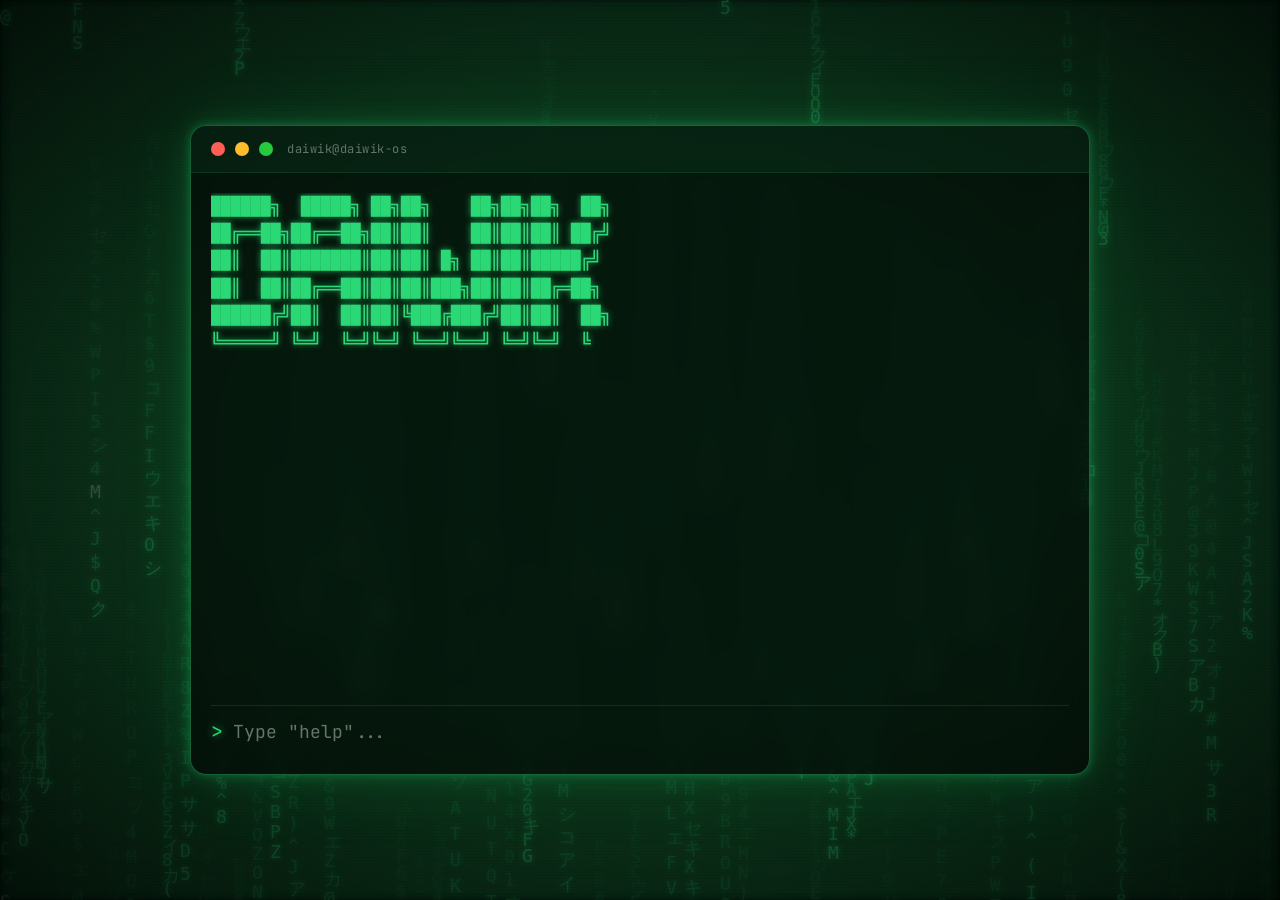
<file: days/Day-001-Matrix-Terminal/index.html>
<!DOCTYPE html>
<html lang="en">
<head>
    <meta charset="UTF-8">
    <meta name="viewport" content="width=device-width, initial-scale=1.0">
    <title>Daiwik OS | Terminal</title>
    <link rel="stylesheet" href="style.css">
</head>
<body>

    <canvas id="matrix" aria-hidden="true"></canvas>
    <div id="crt-overlay" aria-hidden="true"></div>

    <div class="terminal">
        <div class="terminal-header">
            <span class="red"></span>
            <span class="yellow"></span>
            <span class="green"></span>
            <span class="terminal-title">daiwik@daiwik-os</span>
        </div>

        <div class="terminal-body">
            <div id="terminal-output" role="log" aria-live="polite"></div>

            <div class="cursor-line">
                <span class="prompt">&gt;</span>
                <input
                    type="text"
                    id="commandInput"
                    placeholder='Type "help"...'
                    autocomplete="off"
                    spellcheck="false"
                    aria-label="Terminal command input"
                    disabled
                    autofocus>
            </div>

            <div id="suggestions" class="suggestions"></div>
        </div>
    </div>

    <script src="script.js"></script>
</body>
</html>
</file>
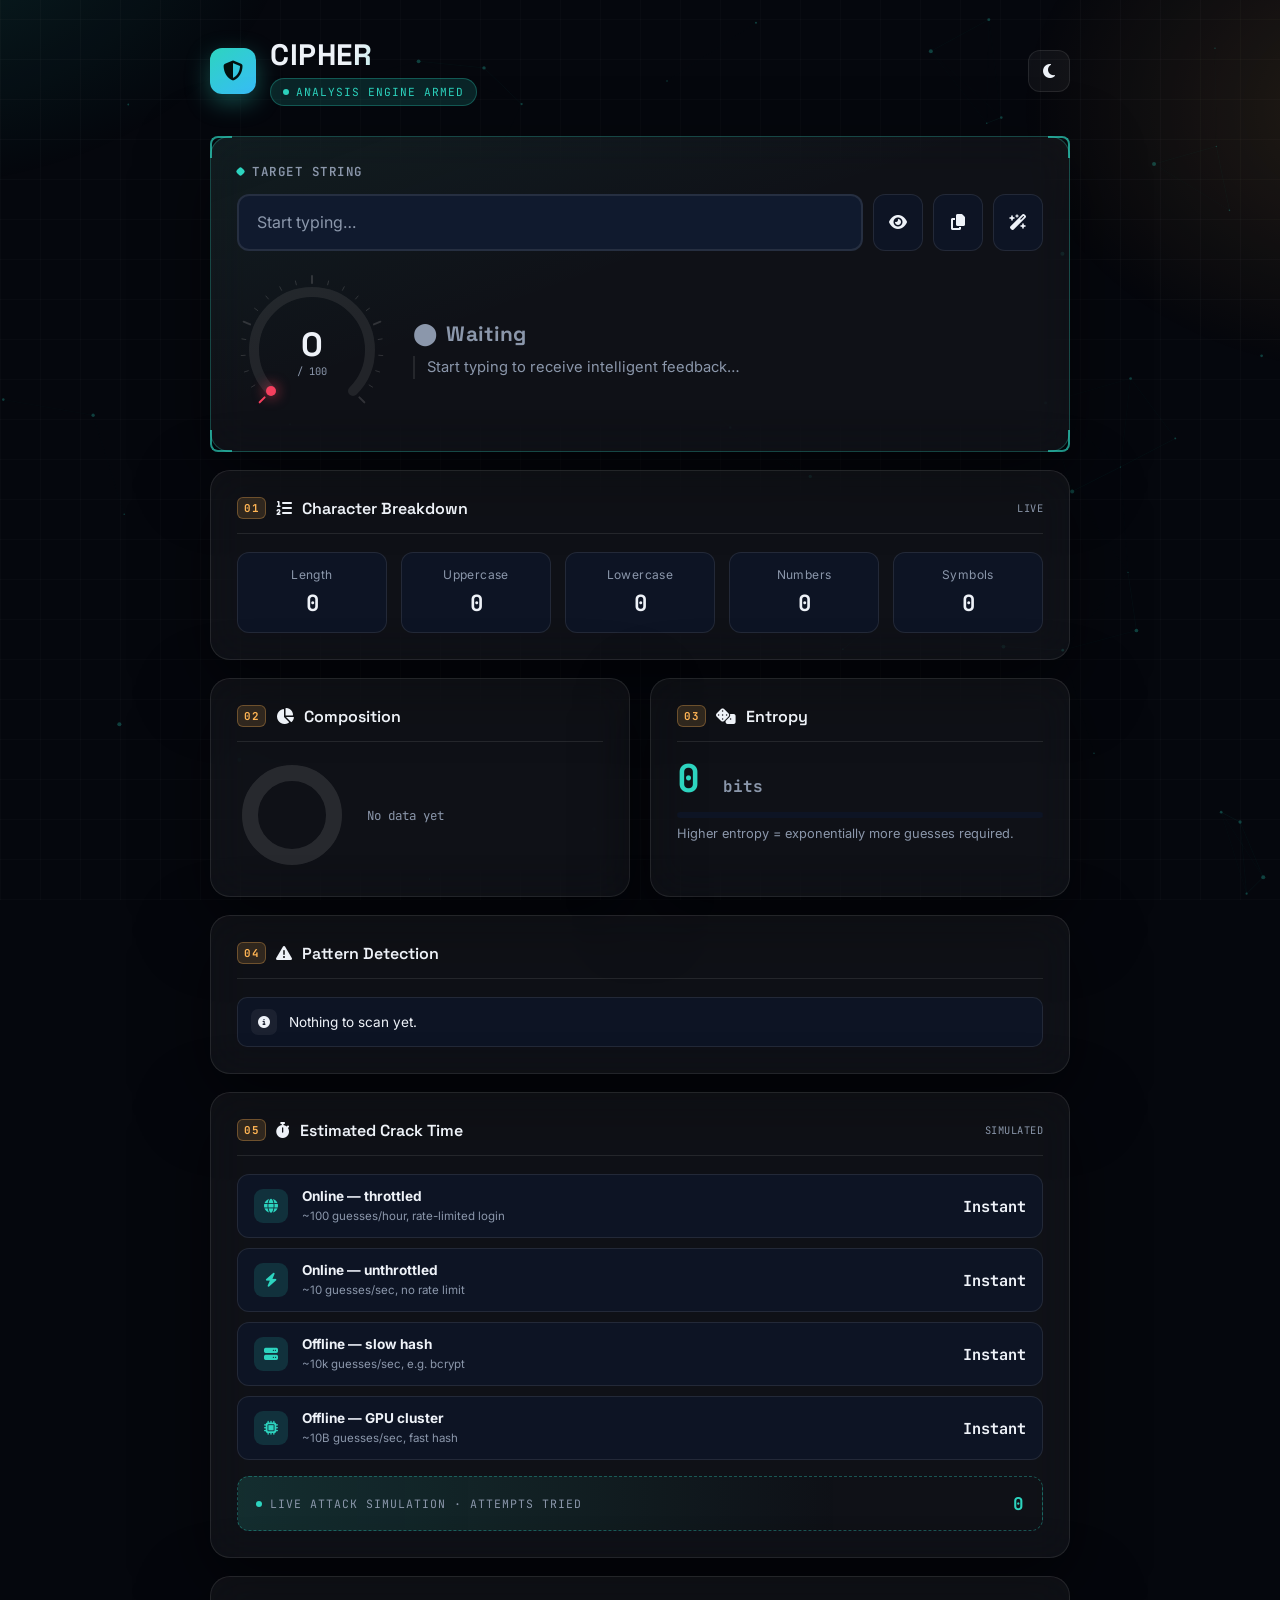
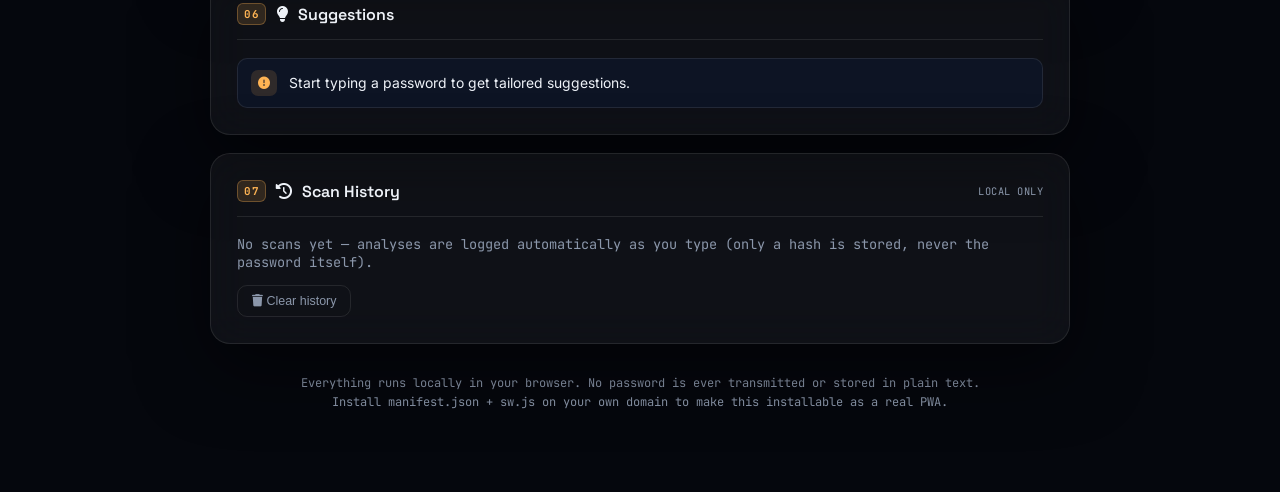
<file: days/Day-002-AI-Password-Strength-Analyzer/index.html>
<!DOCTYPE html>
<html lang="en">
<head>
<meta charset="UTF-8">
<meta name="viewport" content="width=device-width, initial-scale=1.0">
<title>CIPHER — AI Password Strength Analyzer</title>
<meta name="theme-color" content="#060a12">
<meta name="description" content="Analyze password strength with real entropy math, realistic crack-time modeling and pattern detection.">

<!-- PWA (host this file + manifest.json + sw.js on your own domain for real installability — see note in chat) -->
<link rel="manifest" href="manifest.json">

<link href="https://fonts.googleapis.com/css2?family=Space+Grotesk:wght@500;600;700&family=Inter:wght@400;500;600&family=JetBrains+Mono:wght@400;500;700&display=swap" rel="stylesheet">
<link rel="stylesheet" href="https://cdnjs.cloudflare.com/ajax/libs/font-awesome/6.7.2/css/all.min.css">

<link rel="stylesheet" href="style.css">
</head>

<body data-theme="dark">
<canvas id="bgCanvas"></canvas>

<div class="container">

  <header>
    <div class="brand">
      <div class="mark"><i class="fa-solid fa-shield-halved"></i></div>
      <div>
        <h1>CIPHER</h1>
        <div class="status-pill"><span class="dot"></span> ANALYSIS ENGINE ARMED</div>
      </div>
    </div>
    <div class="header-actions">
      <button class="icon-btn" id="installBtn" title="Install app" style="display:none;"><i class="fa-solid fa-download"></i></button>
      <button class="icon-btn" id="themeToggle" title="Toggle theme"><i class="fa-solid fa-moon"></i></button>
    </div>
  </header>

  <!-- PASSWORD INPUT -->
  <section class="card hero-card">
    <span class="corner tl"></span><span class="corner tr"></span><span class="corner bl"></span><span class="corner br"></span>

    <label class="scan-label">Target string</label>

    <div class="password-row">
      <div class="password-box">
        <input type="password" id="password" placeholder="Start typing…" autocomplete="new-password" spellcheck="false">
      </div>
      <button class="action-btn" id="togglePassword" title="Show/hide"><i class="fa-solid fa-eye"></i></button>
      <button class="action-btn" id="copyPassword" title="Copy"><i class="fa-solid fa-copy"></i></button>
      <button class="action-btn" id="generatePassword" title="Generate strong password"><i class="fa-solid fa-wand-magic-sparkles"></i></button>
    </div>

    <div class="meter-row">
      <div class="gauge-wrap">
        <canvas id="gaugeCanvas" width="150" height="150"></canvas>
        <div class="gauge-center">
          <div class="score" id="scoreNum">0</div>
          <div class="of100">/ 100</div>
        </div>
      </div>
      <div class="meter-info">
        <div class="badge" id="badgeLabel"><span>⬤</span> Weak</div>
        <div class="ai-line" id="aiAnalysis">Start typing to receive intelligent feedback…</div>
      </div>
    </div>
  </section>

  <!-- STATS -->
  <section class="card">
    <h2><i class="fa-solid fa-list-ol"></i> Character Breakdown <span class="tag">LIVE</span></h2>
    <div class="stats">
      <div><span>Length</span><strong id="length">0</strong></div>
      <div><span>Uppercase</span><strong id="uppercase">0</strong></div>
      <div><span>Lowercase</span><strong id="lowercase">0</strong></div>
      <div><span>Numbers</span><strong id="numbers">0</strong></div>
      <div><span>Symbols</span><strong id="symbols">0</strong></div>
    </div>
  </section>

  <!-- COMPOSITION + ENTROPY -->
  <section class="split">
    <div class="card">
      <h2><i class="fa-solid fa-chart-pie"></i> Composition</h2>
      <div class="donut-row">
        <canvas id="donutCanvas" width="110" height="110"></canvas>
        <div class="legend" id="legend"></div>
      </div>
    </div>
    <div class="card">
      <h2><i class="fa-solid fa-dice"></i> Entropy</h2>
      <div class="entropy-value" id="entropy">0 <span style="font-size:1rem;color:var(--text-muted);">bits</span></div>
      <div class="entropy-bar-track"><div class="entropy-bar-fill" id="entropyBar"></div></div>
      <div class="entropy-sub" id="entropySub">Higher entropy = exponentially more guesses required.</div>
    </div>
  </section>

  <!-- PATTERNS -->
  <section class="card">
    <h2><i class="fa-solid fa-triangle-exclamation"></i> Pattern Detection</h2>
    <div class="pattern-list" id="patternList"></div>
  </section>

  <!-- CRACK TIME -->
  <section class="card">
    <h2><i class="fa-solid fa-stopwatch"></i> Estimated Crack Time <span class="tag">SIMULATED</span></h2>
    <div class="crack-grid">
      <div class="crack-row">
        <i class="fa-solid fa-globe"></i>
        <div class="label"><b>Online — throttled</b><small>~100 guesses/hour, rate-limited login</small></div>
        <div class="time" id="t1">Instant</div>
      </div>
      <div class="crack-row">
        <i class="fa-solid fa-bolt"></i>
        <div class="label"><b>Online — unthrottled</b><small>~10 guesses/sec, no rate limit</small></div>
        <div class="time" id="t2">Instant</div>
      </div>
      <div class="crack-row">
        <i class="fa-solid fa-server"></i>
        <div class="label"><b>Offline — slow hash</b><small>~10k guesses/sec, e.g. bcrypt</small></div>
        <div class="time" id="t3">Instant</div>
      </div>
      <div class="crack-row">
        <i class="fa-solid fa-microchip"></i>
        <div class="label"><b>Offline — GPU cluster</b><small>~10B guesses/sec, fast hash</small></div>
        <div class="time" id="t4">Instant</div>
      </div>
    </div>
    <div class="counter-strip">
      <span class="lbl">LIVE ATTACK SIMULATION · ATTEMPTS TRIED</span>
      <span class="num" id="attemptCounter">0</span>
    </div>
  </section>

  <!-- SUGGESTIONS -->
  <section class="card">
    <h2><i class="fa-solid fa-lightbulb"></i> Suggestions</h2>
    <ul id="suggestions"></ul>
  </section>

  <!-- HISTORY -->
  <section class="card">
    <h2><i class="fa-solid fa-clock-rotate-left"></i> Scan History <span class="tag">LOCAL ONLY</span></h2>
    <div id="historyList"><div class="history-empty">No scans yet — analyses are logged automatically as you type (only a hash is stored, never the password itself).</div></div>
    <button class="clear-history" id="clearHistory"><i class="fa-solid fa-trash"></i> Clear history</button>
  </section>

  <footer>
    Everything runs locally in your browser. No password is ever transmitted or stored in plain text.<br>
    Install manifest.json + sw.js on your own domain to make this installable as a real PWA.
  </footer>

</div>

<div id="toast"><i class="fa-solid fa-circle-check"></i><span id="toastMsg">Copied</span></div>

<script src="script.js"></script>
</body>
</html>
</file>
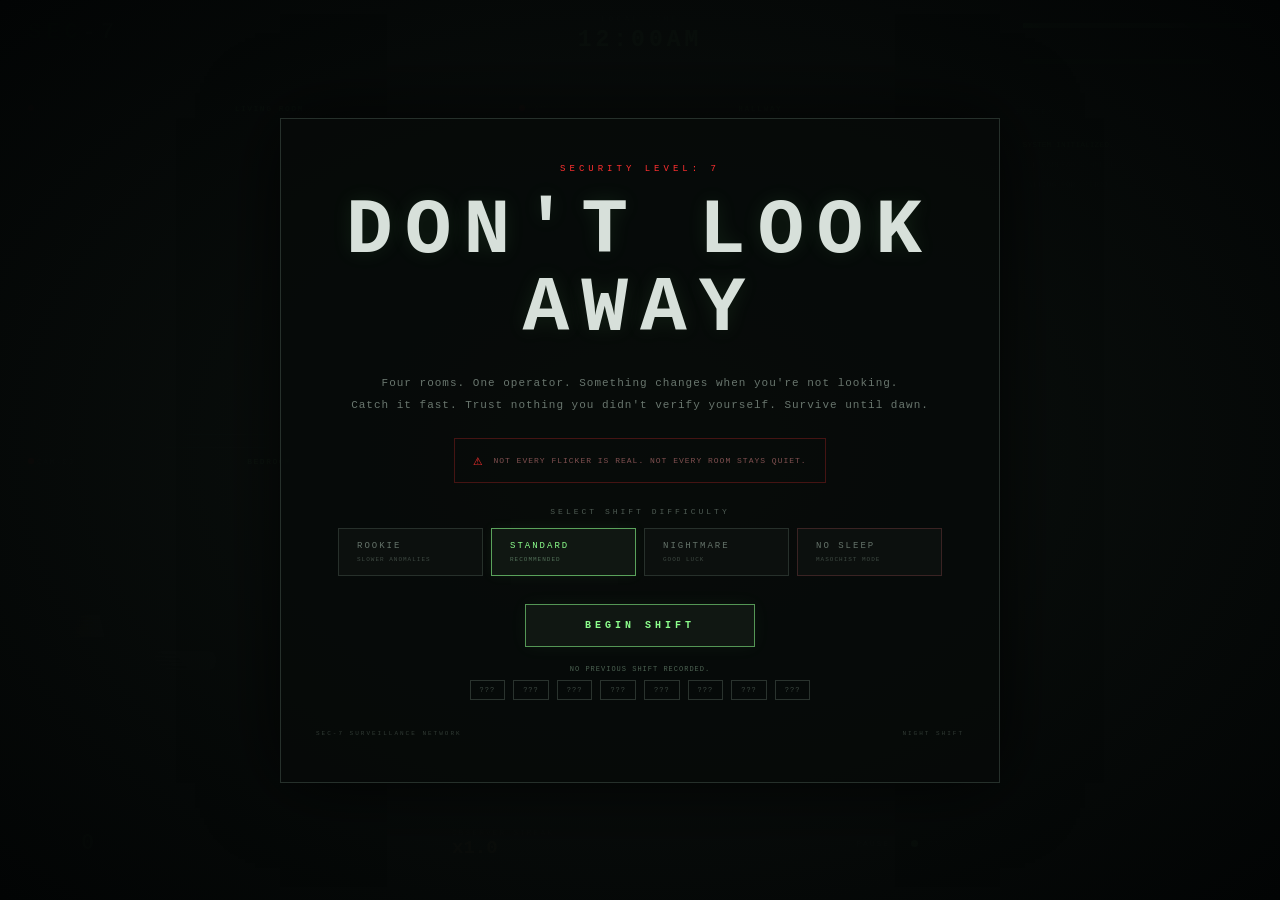
<file: days/day-003-dont-look-away/index.html>
<!DOCTYPE html>
<html lang="en">
<head>
  <meta charset="UTF-8">
  <meta name="viewport" content="width=device-width, initial-scale=1.0">
  <meta name="description" content="DON'T LOOK AWAY — CCTV horror surveillance game">
  <title>DON'T LOOK AWAY</title>
  <link rel="stylesheet" href="style.css">
</head>
<body>

<main id="app">
  <canvas id="staticCanvas" aria-hidden="true"></canvas>
  <div id="threatVignette" aria-hidden="true"></div>
  <div id="flashlight" aria-hidden="true"></div>

  <header class="hud">
    <div class="hud-left">
      <div class="system-title">SEC-7</div>
      <div class="system-subtitle">NIGHT SURVEILLANCE</div>
    </div>

    <div class="hud-center">
      <div class="clock-label">LOCAL TIME</div>
      <div id="clockVal" class="clock">12:00AM</div>
      <div class="shift-track"><div id="shiftFill" class="shift-fill"></div></div>
    </div>

    <div class="hud-right">
      <div class="stat"><span class="stat-label">STABILITY</span><span id="stabilityVal" class="stat-value">100%</span></div>
      <div class="meter-track"><div id="stabilityBar" class="meter-fill"></div></div>
      <div class="stat"><span class="stat-label">ANOMALY WINDOW</span><span id="threatVal" class="stat-value">—</span></div>
      <div class="meter-track"><div id="threatFill" class="meter-fill"></div></div>
    </div>
  </header>

  <section class="game-area">
    <section id="grid" class="camera-grid" aria-label="Security cameras"></section>

    <section class="control-panel">
      <div class="control-left">
        <span class="control-label">SCORE</span>
        <span id="scoreVal" class="score">0</span>
      </div>
      <div class="control-center">
        <div>
          <div class="streak-label">OBSERVER STREAK</div>
          <div id="streakVal" class="streak">x1.0</div>
        </div>
      </div>
      <div class="control-right">
        <button id="pauseBtn" class="pause-btn" type="button">PAUSE</button>
        <span class="status-light"></span>
        <span>ONLINE</span>
      </div>
    </section>

    <section class="event-panel">
      <div class="panel-heading"><span>SYSTEM LOG</span><span>SEC-7</span></div>
      <div id="logFeed" class="log-feed">
        <div class="log-entry sys-good">SYSTEM INITIALIZED.</div>
        <div class="log-entry">ALL CAMERAS CONNECTED.</div>
        <div class="log-entry">WAITING FOR OPERATOR...</div>
      </div>
    </section>
  </section>

  <div id="pauseOverlay" class="pause-overlay">
    <h2>SHIFT PAUSED</h2>
    <p>The cameras keep recording. Nothing can hurt you while you're away from the desk. Resume when ready.</p>
    <button id="resumeBtn" class="resume-btn" type="button">RESUME SHIFT</button>
  </div>

  <div id="manipOverlay" class="manip-overlay" aria-hidden="true"><span class="line"></span></div>
  <div id="jumpscareFlash" class="jumpscare-flash" aria-hidden="true"></div>
  <div id="toast" class="toast">
    <div class="toast-label">BADGE UNLOCKED</div>
    <div id="toastName" class="toast-name"></div>
    <div id="toastDesc" class="toast-desc"></div>
  </div>

  <section id="startScreen" class="screen start-screen">
    <div class="start-content">
      <div class="warning">SECURITY LEVEL: 7</div>
      <h1>DON'T LOOK AWAY</h1>
      <p class="start-description">
        Four rooms. One operator. Something changes when you're not looking.<br>
        Catch it fast. Trust nothing you didn't verify yourself. Survive until dawn.
      </p>
      <div class="warning-box">
        <span class="warning-symbol">⚠</span>
        <span>NOT EVERY FLICKER IS REAL. NOT EVERY ROOM STAYS QUIET.</span>
      </div>

      <div class="difficulty-section">
        <div class="difficulty-title">SELECT SHIFT DIFFICULTY</div>
        <div class="diff-row">
          <button class="btn diff-btn" data-diff="rookie" type="button"><span>ROOKIE</span><small>SLOWER ANOMALIES</small></button>
          <button class="btn diff-btn selected" data-diff="standard" type="button"><span>STANDARD</span><small>RECOMMENDED</small></button>
          <button class="btn diff-btn" data-diff="nightmare" type="button"><span>NIGHTMARE</span><small>GOOD LUCK</small></button>
          <button class="btn diff-btn extreme" data-diff="no_sleep" type="button"><span>NO SLEEP</span><small>MASOCHIST MODE</small></button>
        </div>
      </div>

      <button id="startBtn" class="start-btn" type="button">BEGIN SHIFT</button>
      <div id="bestLine" class="best-line"></div>
      <div id="badgeRow" class="progress-line"></div>

      <div class="start-footer">
        <span>SEC-7 SURVEILLANCE NETWORK</span>
        <span>NIGHT SHIFT</span>
      </div>
    </div>
  </section>

  <section id="endScreen" class="screen end-screen hidden">
    <div class="end-content">
      <div class="end-warning">SURVEILLANCE TERMINATED</div>
      <h2 id="endTitle" class="end-title">CONNECTION LOST</h2>
      <p id="endText" class="end-text">The cameras went dark.</p>
      <p id="tauntText" class="taunt hidden"></p>
      <div id="attemptLine" class="attempt-line"></div>
      <div id="endBadges" class="end-badges"></div>
      <div id="endStats" class="end-stats"></div>
      <button id="restartBtn" class="start-btn" type="button">RETURN TO MONITORING</button>
      <div class="end-footer">SEC-7 // CONNECTION CLOSED</div>
    </div>
  </section>

  <div id="bigScare" class="big-scare" aria-hidden="true">
    <div class="scare-face"><div class="scare-eyes"><span></span><span></span></div></div>
  </div>
</main>

<script src="script.js"></script>
</body>
</html>
</file>
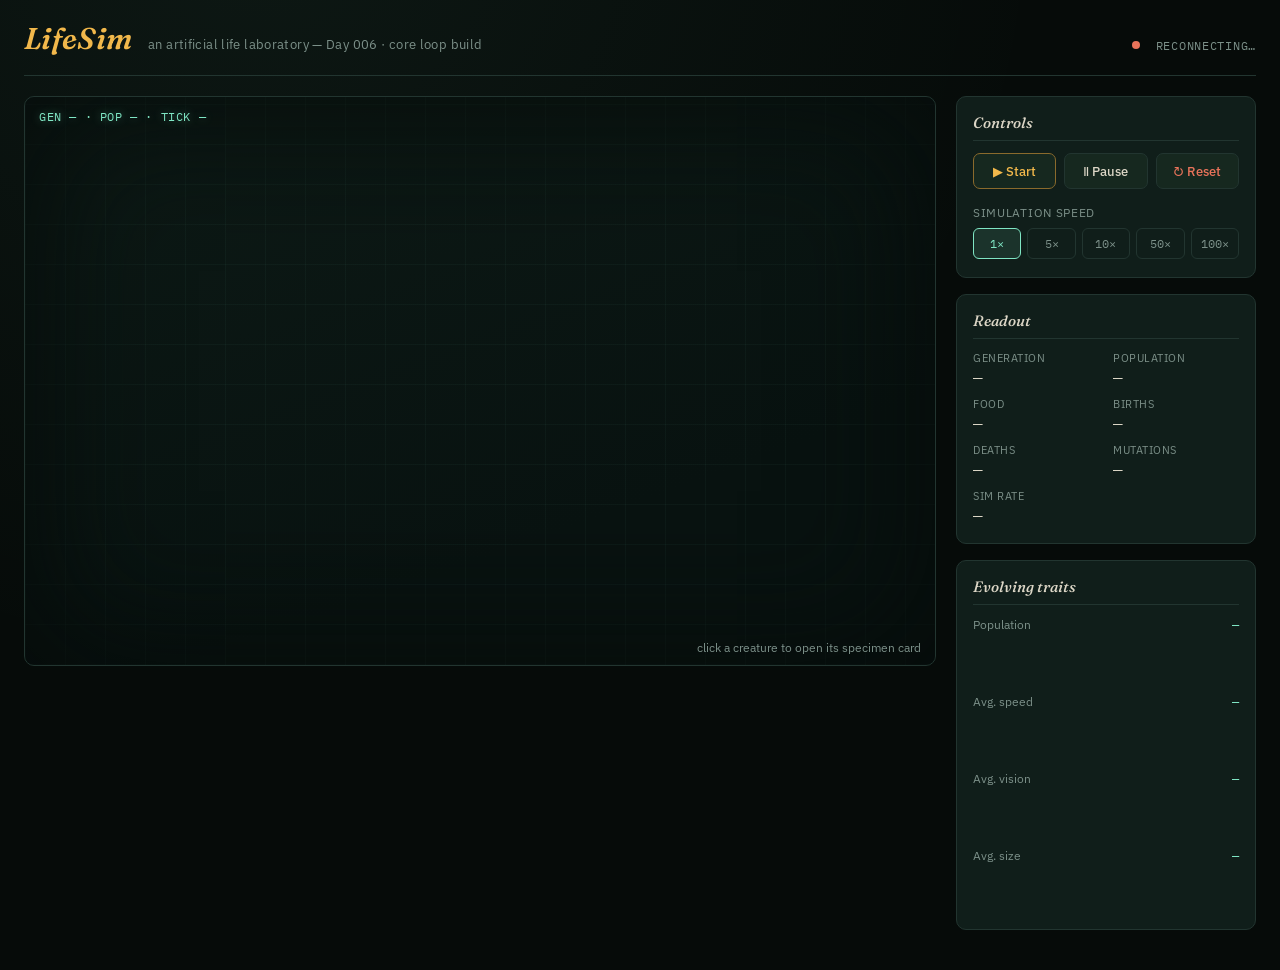
<file: days/Day-006-LifeSim/frontend/index.html>
<!DOCTYPE html>
<html lang="en">
<head>
<meta charset="UTF-8">
<meta name="viewport" content="width=device-width, initial-scale=1.0">
<title>LifeSim — an artificial life laboratory</title>
<link rel="preconnect" href="https://fonts.googleapis.com">
<link rel="preconnect" href="https://fonts.gstatic.com" crossorigin>
<link href="https://fonts.googleapis.com/css2?family=Fraunces:ital,opsz,wght@0,9..144,400;0,9..144,600;1,9..144,500;1,9..144,600&family=IBM+Plex+Sans:wght@400;500;600&family=IBM+Plex+Mono:wght@400;500&display=swap" rel="stylesheet">
<link rel="stylesheet" href="style.css">
</head>
<body>
<div class="app">

  <header class="topbar">
    <div class="brand">
      <span class="brand-mark">LifeSim</span>
      <span class="brand-tagline">an artificial life laboratory — Day 006 · core loop build</span>
    </div>
    <div class="connection-status" id="connectionStatus" data-state="connecting">
      <span class="status-dot"></span><span class="status-label">connecting…</span>
    </div>
  </header>

  <main class="layout">

    <section class="viewport-wrap">
      <div class="viewport-frame">
        <canvas id="worldCanvas"></canvas>
        <div class="viewport-vignette" aria-hidden="true"></div>
        <div class="viewport-hud" id="canvasHud">GEN — · POP — · TICK —</div>
        <p class="viewport-hint">click a creature to open its specimen card</p>
      </div>
    </section>

    <aside class="control-rail">

      <div class="panel controls-panel">
        <h2 class="panel-title">Controls</h2>
        <div class="transport-buttons">
          <button id="btnStart" class="btn btn-primary" type="button">▶ Start</button>
          <button id="btnPause" class="btn" type="button">Ⅱ Pause</button>
          <button id="btnReset" class="btn btn-danger" type="button">↻ Reset</button>
        </div>
        <div class="speed-control">
          <span class="field-label">Simulation speed</span>
          <div class="speed-buttons" id="speedButtons">
            <button class="speed-btn active" data-speed="1" type="button">1×</button>
            <button class="speed-btn" data-speed="5" type="button">5×</button>
            <button class="speed-btn" data-speed="10" type="button">10×</button>
            <button class="speed-btn" data-speed="50" type="button">50×</button>
            <button class="speed-btn" data-speed="100" type="button">100×</button>
          </div>
        </div>
      </div>

      <div class="panel readout-panel">
        <h2 class="panel-title">Readout</h2>
        <dl class="readout-grid">
          <div class="readout-item"><dt>Generation</dt><dd id="statGeneration">—</dd></div>
          <div class="readout-item"><dt>Population</dt><dd id="statPopulation">—</dd></div>
          <div class="readout-item"><dt>Food</dt><dd id="statFood">—</dd></div>
          <div class="readout-item"><dt>Births</dt><dd id="statBirths">—</dd></div>
          <div class="readout-item"><dt>Deaths</dt><dd id="statDeaths">—</dd></div>
          <div class="readout-item"><dt>Mutations</dt><dd id="statMutations">—</dd></div>
          <div class="readout-item readout-wide"><dt>Sim rate</dt><dd id="statTickRate">—</dd></div>
        </dl>
      </div>

      <div class="panel traits-panel">
        <h2 class="panel-title">Evolving traits</h2>

        <div class="trait-chart">
          <div class="trait-chart-header"><span>Population</span><span class="trait-chart-value" id="vPopulation">—</span></div>
          <canvas class="sparkline" id="chartPopulation" width="240" height="44"></canvas>
        </div>

        <div class="trait-chart">
          <div class="trait-chart-header"><span>Avg. speed</span><span class="trait-chart-value" id="vSpeed">—</span></div>
          <canvas class="sparkline" id="chartSpeed" width="240" height="44"></canvas>
        </div>

        <div class="trait-chart">
          <div class="trait-chart-header"><span>Avg. vision</span><span class="trait-chart-value" id="vVision">—</span></div>
          <canvas class="sparkline" id="chartVision" width="240" height="44"></canvas>
        </div>

        <div class="trait-chart">
          <div class="trait-chart-header"><span>Avg. size</span><span class="trait-chart-value" id="vSize">—</span></div>
          <canvas class="sparkline" id="chartSize" width="240" height="44"></canvas>
        </div>
      </div>

    </aside>
  </main>

  <div class="inspector" id="inspector" hidden></div>

</div>

<script src="websocket.js"></script>
<script src="canvas.js"></script>
<script src="charts.js"></script>
<script src="inspector.js"></script>
<script src="controls.js"></script>
<script src="app.js"></script>
</body>
</html>
</file>
<file: days/Day-001-Matrix-Terminal/style.css>
/* ==========================================
   Font
========================================== */
@import url("https://fonts.googleapis.com/css2?family=JetBrains+Mono:wght@400;500;700&display=swap");

/* ==========================================
   Design tokens
========================================== */
:root {
    --bg: #050806;
    --ink: #dfe9e1;
    --muted: #64756c;
    --accent: #2bd876;
    --accent-warm: #e8a94c;
}

* { 
    margin: 0; 
    padding: 0; 
    box-sizing: border-box; 
}

body {
    background: var(--bg);
    color: var(--ink);
    font-family: "JetBrains Mono", monospace;
    overflow: hidden;
}

#matrix {
    position: fixed;
    inset: 0;
    width: 100%;
    height: 100%;
    z-index: -2;
    opacity: 0.5;
}

#crt-overlay {
    position: fixed;
    inset: 0;
    z-index: -1;
    pointer-events: none;
    background:
        repeating-linear-gradient(
            to bottom,
            rgba(0,0,0,0) 0px,
            rgba(0,0,0,0) 2px,
            rgba(0,0,0,0.12) 3px
        ),
        radial-gradient(ellipse at center, rgba(0,0,0,0) 45%, rgba(0,0,0,0.7) 100%);
}

.terminal {
    position: absolute;
    top: 50%;
    left: 50%;
    transform: translate(-50%, -50%);
    width: min(900px, 90%);
    height: min(650px, 85vh);
    display: flex;
    flex-direction: column;
    background: rgba(3, 5, 4, 0.6);
    border: 1px solid color-mix(in srgb, var(--accent) 40%, transparent);
    border-radius: 16px;
    backdrop-filter: blur(12px);
    overflow: hidden;
    box-shadow:
        0 0 10px color-mix(in srgb, var(--accent) 30%, transparent),
        0 0 30px color-mix(in srgb, var(--accent) 18%, transparent),
        0 0 80px color-mix(in srgb, var(--accent) 10%, transparent);
    transition: box-shadow .3s ease, border-color .3s ease;
}

.terminal-header {
    display: flex;
    align-items: center;
    gap: 10px;
    padding: 15px 20px;
    background: color-mix(in srgb, var(--accent) 6%, transparent);
    border-bottom: 1px solid color-mix(in srgb, var(--accent) 12%, transparent);
}

.red, .yellow, .green { width: 14px; height: 14px; border-radius: 50%; }
.red { background:#ff5f56; }
.yellow { background:#ffbd2e; }
.green { background:#27c93f; }

.terminal-title {
    margin-left: 4px;
    font-size: 12px;
    letter-spacing: .5px;
    color: var(--muted);
}

.terminal-body {
    flex: 1;
    display: flex;
    flex-direction: column;
    padding: 20px;
    overflow: hidden;
}

#terminal-output {
    flex: 1;
    overflow-y: auto;
    padding-right: 8px;
    margin-bottom: 10px;
}

#terminal-output::-webkit-scrollbar { width: 6px; }
#terminal-output::-webkit-scrollbar-thumb { background: color-mix(in srgb, var(--accent) 60%, transparent); border-radius: 10px; }

.output-line {
    white-space: pre-wrap;
    line-height: 1.7;
    margin-bottom: 8px;
    color: var(--ink);
    animation: fadeIn .25s ease;
}

.output-line.tone-accent {
    color: var(--accent);
    text-shadow: 0 0 6px color-mix(in srgb, var(--accent) 70%, transparent);
}

.output-line.tone-warn {
    color: var(--accent-warm);
    text-shadow: 0 0 6px color-mix(in srgb, var(--accent-warm) 60%, transparent);
}

.output-line a { color: inherit; text-decoration: underline; }

.cursor-line {
    display: flex;
    align-items: center;
    gap: 10px;
    border-top: 1px solid color-mix(in srgb, var(--accent) 14%, transparent);
    padding-top: 12px;
    transition: border-color .2s ease;
}

.cursor-line:focus-within {
    border-top-color: color-mix(in srgb, var(--accent) 55%, transparent);
}

.prompt { color: var(--accent); font-size: 20px; text-shadow: 0 0 8px color-mix(in srgb, var(--accent) 70%, transparent); }

#commandInput {
    flex: 1;
    background: transparent;
    border: none;
    outline: none;
    color: var(--ink);
    font-size: 18px;
    font-family: inherit;
    caret-color: var(--accent);
}

#commandInput::placeholder { color: var(--muted); }

.suggestions {
    display: flex;
    flex-wrap: wrap;
    gap: 8px;
    padding: 8px 0 0 30px;
    min-height: 10px;
}

.suggestion-chip {
    font-size: 12px;
    padding: 3px 10px;
    border-radius: 999px;
    border: 1px solid color-mix(in srgb, var(--accent) 40%, transparent);
    color: var(--accent);
    opacity: .7;
    cursor: pointer;
    user-select: none;
    transition: opacity .15s ease, background .15s ease;
}

.suggestion-chip:hover {
    opacity: 1;
    background: color-mix(in srgb, var(--accent) 12%, transparent);
}

@keyframes fadeIn {
    from { opacity: 0; transform: translateY(5px); }
    to { opacity: 1; transform: translateY(0); }
}

@media (prefers-reduced-motion: reduce) {
    .output-line { animation: none; }
}

@media (max-width: 768px) {
    .terminal { width: 95%; height: 90vh; }
    #commandInput { font-size: 16px; }
    .output-line { font-size: 15px; }
}
</file>
<file: days/Day-002-AI-Password-Strength-Analyzer/style.css>
:root{
  --bg-deep:#05070d;
  --bg-panel:rgba(255,255,255,.045);
  --bg-panel-solid:#0d1424;
  --bg-panel-solid-2:#101a2e;
  --border:rgba(255,255,255,.09);
  --border-strong:rgba(255,255,255,.16);
  --text:#eef2f8;
  --text-muted:#8b97ab;
  --cyan:#2dd4bf;
  --cyan-dim:rgba(45,212,191,.15);
  --flare:#ffb454;
  --flare-dim:rgba(255,180,84,.14);
  --amber:#f5a524;
  --red:#fb4d6a;
  --green:#22c55e;
  --blue:#38bdf8;
  --mono:'JetBrains Mono',monospace;
  --display:'Space Grotesk',sans-serif;
  --body:'Inter',sans-serif;
  --radius:20px;
  --shadow:0 24px 70px rgba(0,0,0,.5);
}

[data-theme="light"]{
  --bg-deep:#f3f0e8;
  --bg-panel:rgba(255,255,255,.72);
  --bg-panel-solid:#fffdf9;
  --bg-panel-solid-2:#faf6ee;
  --border:rgba(20,20,10,.09);
  --border-strong:rgba(20,20,10,.16);
  --text:#161a12;
  --text-muted:#6b6a5f;
  --cyan-dim:rgba(13,148,136,.12);
  --flare-dim:rgba(217,119,6,.14);
  --shadow:0 20px 50px rgba(30,25,10,.10);
}
[data-theme="light"] { --cyan:#0d9488; --flare:#d97706; --red:#e11d48; }

*{margin:0;padding:0;box-sizing:border-box;}

html{scroll-behavior:smooth;}

body{
  min-height:100vh;
  background:var(--bg-deep);
  color:var(--text);
  font-family:var(--body);
  overflow-x:hidden;
  transition:background .35s ease,color .35s ease;
  position:relative;
}

body::before{
  content:"";
  position:fixed;
  inset:0;
  z-index:-2;
  pointer-events:none;
  background:
    radial-gradient(680px 480px at -8% -10%, var(--cyan-dim), transparent 60%),
    radial-gradient(620px 460px at 108% 12%, var(--flare-dim), transparent 60%),
    repeating-linear-gradient(0deg, rgba(255,255,255,.025) 0, rgba(255,255,255,.025) 1px, transparent 1px, transparent 40px),
    repeating-linear-gradient(90deg, rgba(255,255,255,.025) 0, rgba(255,255,255,.025) 1px, transparent 1px, transparent 40px);
  opacity:.9;
}
[data-theme="light"] body::before{
  background:
    radial-gradient(680px 480px at -8% -10%, var(--cyan-dim), transparent 60%),
    radial-gradient(620px 460px at 108% 12%, var(--flare-dim), transparent 60%),
    repeating-linear-gradient(0deg, rgba(20,20,10,.035) 0, rgba(20,20,10,.035) 1px, transparent 1px, transparent 40px),
    repeating-linear-gradient(90deg, rgba(20,20,10,.035) 0, rgba(20,20,10,.035) 1px, transparent 1px, transparent 40px);
}

#bgCanvas{
  position:fixed;
  inset:0;
  z-index:-1;
  opacity:.55;
}

.container{
  max-width:900px;
  margin:0 auto;
  padding:36px 20px 80px;
  position:relative;
  counter-reset:step;
}

/* HEADER */
header{
  display:flex;
  align-items:center;
  justify-content:space-between;
  gap:16px;
  margin-bottom:30px;
  flex-wrap:wrap;
}

.brand{display:flex;align-items:center;gap:14px;}

.brand .mark{
  width:46px;height:46px;border-radius:12px;
  background:linear-gradient(145deg,var(--cyan),var(--blue));
  display:flex;align-items:center;justify-content:center;
  font-size:20px;color:#02110e;
  box-shadow:0 8px 24px rgba(45,212,191,.35);
  flex-shrink:0;
}

.brand h1{
  font-family:var(--display);
  font-size:1.85rem;
  font-weight:700;
  letter-spacing:.5px;
  background:linear-gradient(120deg,var(--text) 40%,var(--cyan));
  -webkit-background-clip:text;
  background-clip:text;
  -webkit-text-fill-color:transparent;
}

.brand p{
  color:var(--text-muted);
  font-size:.82rem;
  margin-top:2px;
  font-family:var(--mono);
  letter-spacing:.5px;
}

.header-actions{display:flex;gap:10px;align-items:center;}

.icon-btn{
  width:42px;height:42px;
  border-radius:12px;
  border:1px solid var(--border);
  background:var(--bg-panel);
  color:var(--text);
  cursor:pointer;
  display:flex;align-items:center;justify-content:center;
  font-size:16px;
  transition:.2s;
}
.icon-btn:hover{border-color:var(--cyan);color:var(--cyan);transform:translateY(-2px);}

.status-pill{
  display:inline-flex;align-items:center;gap:7px;
  font-family:var(--mono);
  font-size:.7rem;
  letter-spacing:1px;
  padding:6px 12px;
  border-radius:20px;
  background:var(--cyan-dim);
  color:var(--cyan);
  border:1px solid rgba(45,212,191,.3);
  margin-top:4px;
}
.status-pill .dot{width:6px;height:6px;border-radius:50%;background:var(--cyan);animation:pulse 1.8s infinite;}
@keyframes pulse{0%,100%{opacity:1;}50%{opacity:.3;}}

/* CARD */
.card{
  margin-bottom:18px;
  background:var(--bg-panel);
  border:1px solid var(--border);
  backdrop-filter:blur(20px);
  border-radius:var(--radius);
  padding:26px;
  box-shadow:var(--shadow);
  transition:border-color .3s,transform .3s;
  position:relative;
}
.card:not(.hero-card):hover{border-color:var(--border-strong);}

.card h2{
  counter-increment:step;
  font-family:var(--display);
  font-size:1rem;
  font-weight:600;
  margin-bottom:18px;
  padding-bottom:14px;
  border-bottom:1px solid var(--border);
  display:flex;align-items:center;gap:10px;
  color:var(--text);
}
.card h2::before{
  content:"0" counter(step);
  font-family:var(--mono);
  font-size:.68rem;
  font-weight:700;
  color:var(--flare);
  background:var(--flare-dim);
  border:1px solid rgba(255,180,84,.3);
  border-radius:6px;
  padding:3px 6px;
  letter-spacing:.5px;
}
.card h2 .tag{
  font-family:var(--mono);
  font-size:.65rem;
  color:var(--text-muted);
  font-weight:400;
  margin-left:auto;
  letter-spacing:.5px;
}

/* HERO / HUD FRAME */
.hero-card{
  border-color:rgba(45,212,191,.28);
  background:linear-gradient(160deg,rgba(45,212,191,.06),transparent 45%),var(--bg-panel);
  overflow:visible;
}
.corner{
  position:absolute;
  width:22px;height:22px;
  border-color:var(--cyan);
  border-style:solid;
  opacity:.7;
  pointer-events:none;
}
.corner.tl{top:-1px;left:-1px;border-width:2px 0 0 2px;border-top-left-radius:8px;}
.corner.tr{top:-1px;right:-1px;border-width:2px 2px 0 0;border-top-right-radius:8px;}
.corner.bl{bottom:-1px;left:-1px;border-width:0 0 2px 2px;border-bottom-left-radius:8px;}
.corner.br{bottom:-1px;right:-1px;border-width:0 2px 2px 0;border-bottom-right-radius:8px;}

.scan-label{
  display:flex;align-items:center;gap:8px;
  margin-bottom:14px;
  font-weight:600;font-size:.78rem;
  text-transform:uppercase;
  letter-spacing:1.5px;
  color:var(--text-muted);
  font-family:var(--mono);
}
.scan-label::before{
  content:"";
  width:7px;height:7px;
  background:var(--cyan);
  border-radius:2px;
  transform:rotate(45deg);
  flex-shrink:0;
}

/* PASSWORD INPUT */
.password-row{display:flex;gap:10px;}

.password-box{
  flex:1;
  position:relative;
  display:flex;
  align-items:center;
}

.password-box input{
  width:100%;
  background:var(--bg-panel-solid-2);
  border:2px solid var(--border);
  color:var(--text);
  padding:16px 18px;
  border-radius:12px;
  outline:none;
  font-size:16px;
  font-family:var(--mono);
  letter-spacing:1.5px;
  transition:.25s;
}
.password-box input:focus{border-color:var(--cyan);box-shadow:0 0 0 4px var(--cyan-dim);}
.password-box input::placeholder{font-family:var(--body);letter-spacing:normal;color:var(--text-muted);}

.action-btn{
  width:50px;flex-shrink:0;
  border:1px solid var(--border);
  border-radius:12px;
  cursor:pointer;
  background:var(--bg-panel-solid);
  color:var(--text);
  transition:.18s;
  font-size:16px;
}
.action-btn:hover{background:var(--cyan);color:#02110e;border-color:var(--cyan);transform:translateY(-2px);}
.action-btn:active{transform:translateY(0);}

.meter-row{
  display:grid;
  grid-template-columns:150px 1fr;
  gap:26px;
  align-items:center;
  margin-top:24px;
}

.gauge-wrap{position:relative;width:150px;height:150px;}
.gauge-wrap canvas{width:150px;height:150px;}
.gauge-center{
  position:absolute;inset:0;
  display:flex;flex-direction:column;align-items:center;justify-content:center;
}
.gauge-center .score{font-family:var(--display);font-size:2.1rem;font-weight:700;}
.gauge-center .of100{font-family:var(--mono);font-size:.65rem;color:var(--text-muted);margin-top:-2px;}

.meter-info .badge{
  display:inline-flex;align-items:center;gap:9px;
  font-family:var(--display);font-weight:700;font-size:1.3rem;
  margin-bottom:9px;
  letter-spacing:.3px;
}
.meter-info .ai-line{
  color:var(--text-muted);
  font-size:.92rem;
  line-height:1.55;
  border-left:2px solid var(--border);
  padding-left:12px;
}

/* STATS GRID */
.stats{display:grid;grid-template-columns:repeat(auto-fit,minmax(120px,1fr));gap:14px;}
.stats div{
  background:var(--bg-panel-solid);
  border:1px solid var(--border);
  border-radius:12px;
  padding:14px;
  text-align:center;
}
.stats span{display:block;color:var(--text-muted);margin-bottom:6px;font-size:.75rem;letter-spacing:.4px;}
.stats strong{font-family:var(--mono);font-size:1.4rem;}

/* COMPOSITION + ENTROPY */
.split{display:grid;grid-template-columns:1fr 1fr;gap:20px;}
@media(max-width:640px){.split{grid-template-columns:1fr;}}

.donut-row{display:flex;align-items:center;gap:20px;}
.donut-row canvas{width:110px;height:110px;flex-shrink:0;}
.legend{display:flex;flex-direction:column;gap:8px;font-size:.82rem;}
.legend .item{display:flex;align-items:center;gap:8px;}
.legend .swatch{width:10px;height:10px;border-radius:3px;flex-shrink:0;}
.legend .val{margin-left:auto;font-family:var(--mono);color:var(--text-muted);}

.entropy-value{
  font-family:var(--mono);
  font-size:2.4rem;
  font-weight:700;
  color:var(--cyan);
  line-height:1;
}
.entropy-sub{color:var(--text-muted);font-size:.8rem;margin-top:8px;}
.entropy-bar-track{
  margin-top:14px;height:6px;background:var(--bg-panel-solid);border-radius:10px;overflow:hidden;
}
.entropy-bar-fill{height:100%;width:0%;background:linear-gradient(90deg,var(--cyan),var(--blue));transition:width .5s ease;}

/* PATTERNS */
.pattern-list{display:flex;flex-direction:column;gap:8px;}
.pattern-item{
  display:flex;align-items:center;gap:12px;
  padding:11px 13px;
  border-radius:10px;
  background:var(--bg-panel-solid);
  border:1px solid var(--border);
  font-size:.85rem;
}
.pattern-item.warn{border-color:rgba(251,77,106,.3);}
.pattern-item.ok{border-color:rgba(34,197,94,.28);}
.pattern-item i{
  width:26px;height:26px;flex-shrink:0;border-radius:7px;
  display:flex;align-items:center;justify-content:center;font-size:12px;
  background:rgba(255,255,255,.06);
}
.pattern-item.warn i{color:var(--red);background:rgba(251,77,106,.12);}
.pattern-item.ok i{color:var(--green);background:rgba(34,197,94,.12);}

/* CRACK TIME CONSOLE */
.crack-grid{display:flex;flex-direction:column;gap:10px;}
.crack-row{
  display:flex;align-items:center;gap:14px;
  background:var(--bg-panel-solid);
  border:1px solid var(--border);
  padding:13px 16px;
  border-radius:12px;
  transition:border-color .2s;
}
.crack-row:hover{border-color:var(--border-strong);}
.crack-row i{
  width:34px;height:34px;flex-shrink:0;
  display:flex;align-items:center;justify-content:center;
  border-radius:9px;
  background:var(--cyan-dim);
  color:var(--cyan);
  font-size:14px;
}
.crack-row .label{flex:1;}
.crack-row .label b{display:block;font-size:.85rem;}
.crack-row .label small{color:var(--text-muted);font-size:.72rem;}
.crack-row .time{font-family:var(--mono);font-weight:700;font-size:.95rem;}

.counter-strip{
  margin-top:16px;
  display:flex;align-items:center;justify-content:space-between;
  padding:15px 18px;
  border-radius:12px;
  background:linear-gradient(90deg,var(--cyan-dim),transparent 75%);
  border:1px dashed rgba(45,212,191,.35);
}
.counter-strip .lbl{display:flex;align-items:center;gap:8px;font-size:.72rem;color:var(--text-muted);font-family:var(--mono);letter-spacing:1px;}
.counter-strip .lbl::before{content:"";width:6px;height:6px;border-radius:50%;background:var(--cyan);animation:pulse 1.8s infinite;}
.counter-strip .num{font-family:var(--mono);font-weight:700;color:var(--cyan);font-size:1.1rem;}

/* SUGGESTIONS */
#suggestions{list-style:none;display:flex;flex-direction:column;gap:9px;}
#suggestions li{
  display:flex;gap:12px;align-items:center;
  font-size:.87rem;
  background:var(--bg-panel-solid);
  border:1px solid var(--border);
  padding:11px 13px;
  border-radius:10px;
}
#suggestions li i{
  width:26px;height:26px;flex-shrink:0;border-radius:7px;
  display:flex;align-items:center;justify-content:center;font-size:12px;
  color:var(--flare);background:var(--flare-dim);
}
#suggestions li.good i{color:var(--green);background:rgba(34,197,94,.12);}

/* HISTORY */
#historyList{display:flex;flex-direction:column;gap:8px;}
.history-empty{color:var(--text-muted);font-size:.85rem;font-family:var(--mono);}
.history-row{
  display:flex;align-items:center;gap:12px;
  background:var(--bg-panel-solid);
  border:1px solid var(--border);
  padding:10px 13px;
  border-radius:10px;
  font-size:.8rem;
}
.history-row .hbadge{
  width:8px;height:8px;border-radius:50%;flex-shrink:0;
}
.history-row .hash{font-family:var(--mono);color:var(--text-muted);flex:1;overflow:hidden;text-overflow:ellipsis;white-space:nowrap;}
.history-row .time{font-family:var(--mono);color:var(--text-muted);font-size:.72rem;}
.clear-history{
  margin-top:14px;
  background:none;border:1px solid var(--border);color:var(--text-muted);
  padding:8px 14px;border-radius:10px;cursor:pointer;font-size:.78rem;
  transition:.2s;
}
.clear-history:hover{border-color:var(--red);color:var(--red);}

footer{
  text-align:center;
  color:var(--text-muted);
  font-size:.75rem;
  margin-top:30px;
  line-height:1.6;
  font-family:var(--mono);
}

/* TOAST */
#toast{
  position:fixed;
  bottom:26px;left:50%;
  transform:translateX(-50%) translateY(20px);
  background:var(--bg-panel-solid);
  border:1px solid var(--cyan);
  color:var(--text);
  padding:12px 20px;
  border-radius:12px;
  font-size:.85rem;
  display:flex;align-items:center;gap:9px;
  box-shadow:0 10px 30px rgba(0,0,0,.4);
  opacity:0;
  pointer-events:none;
  transition:.3s ease;
  z-index:50;
}
#toast.show{opacity:1;transform:translateX(-50%) translateY(0);}
#toast i{color:var(--cyan);}

@media(prefers-reduced-motion:reduce){
  .status-pill .dot{animation:none;}
  *{scroll-behavior:auto !important;}
}

@media(max-width:640px){
  .meter-row{grid-template-columns:1fr;justify-items:center;text-align:center;}
  .brand h1{font-size:1.2rem;}
}
</file>
<file: days/day-003-dont-look-away/style.css>
/* =========================================================
   TOKENS
   ========================================================= */
:root{
  --bg:#050606; --panel:#0b0e0e;
  --phosphor:#8cff8c; --phosphor-dim:#397a39;
  --amber:#d6a84f; --alert:#ff3030; --gold:#ffd76a;
  --text:#b9c4bd; --muted:#56615b; --border:#27302b;
  --shadow:0 0 25px rgba(0,0,0,.8);
  --glow:0 0 8px rgba(140,255,140,.35);
}

/* =========================================================
   RESET / BASE
   ========================================================= */
*{box-sizing:border-box;margin:0;padding:0}
html,body{width:100%;height:100%}
body{background:#020303;color:var(--text);font-family:"Courier New",Courier,monospace;overflow:hidden}
button{font-family:inherit;cursor:pointer;background:none;border:none;color:inherit}

/* =========================================================
   APP SHELL / CRT LAYERS
   ========================================================= */
#app{position:relative;width:100vw;height:100vh;min-height:600px;overflow:hidden;isolation:isolate;
  background:radial-gradient(ellipse at center,#101414 0%,#060808 65%,#020303 100%);}

#staticCanvas{position:fixed;inset:0;width:100%;height:100%;pointer-events:none;opacity:.07;mix-blend-mode:screen;z-index:100}

#app::before{content:"";position:fixed;inset:0;pointer-events:none;z-index:101;opacity:.5;
  background:repeating-linear-gradient(to bottom,rgba(255,255,255,.018) 0,rgba(255,255,255,.018) 1px,transparent 1px,transparent 4px);}

#app::after{content:"";position:fixed;inset:0;pointer-events:none;z-index:102;
  background:radial-gradient(ellipse at center,transparent 40%,rgba(0,0,0,.4) 80%,rgba(0,0,0,.85) 100%);}

#threatVignette{position:fixed;inset:0;pointer-events:none;z-index:103;transition:box-shadow .5s ease}

/* mouse-follow flashlight — subtle "someone is watching back" atmosphere */
#flashlight{position:fixed;inset:0;pointer-events:none;z-index:15;opacity:.55;mix-blend-mode:soft-light;
  background:radial-gradient(circle at var(--mx,50%) var(--my,50%),rgba(140,255,140,.10),transparent 22%);
  transition:opacity .3s ease;}

/* =========================================================
   HUD
   ========================================================= */
.hud{position:relative;height:78px;display:grid;grid-template-columns:1fr auto 1fr;align-items:center;
  padding:0 28px;background:linear-gradient(180deg,#0d1110,#070909);border-bottom:1px solid var(--border);
  box-shadow:0 5px 20px rgba(0,0,0,.65);z-index:20}

.hud-left{display:flex;flex-direction:column;gap:3px}
.system-title{color:var(--phosphor);font-size:22px;font-weight:900;letter-spacing:5px;text-shadow:var(--glow)}
.system-subtitle{color:var(--muted);font-size:9px;letter-spacing:3px}

.hud-center{text-align:center}
.clock-label{color:var(--muted);font-size:8px;letter-spacing:3px;margin-bottom:4px}
.clock{color:var(--phosphor);font-size:23px;font-weight:bold;letter-spacing:4px;text-shadow:0 0 8px rgba(140,255,140,.45)}
.shift-track{width:200px;height:3px;margin-top:8px;background:#0f1412;border:1px solid #232b26}
.shift-fill{height:100%;width:0%;background:var(--phosphor);box-shadow:0 0 6px rgba(140,255,140,.4);transition:width 1s linear}

.hud-right{justify-self:end;width:230px}
.stat{display:flex;align-items:center;justify-content:space-between;margin-bottom:4px}
.stat-label{color:var(--muted);font-size:9px;letter-spacing:2px}
.stat-value{color:var(--phosphor);font-size:13px;font-weight:bold}
.stat-value.warn{color:var(--amber);text-shadow:0 0 8px rgba(214,168,79,.45)}
.stat-value.crit{color:var(--alert);text-shadow:0 0 8px rgba(255,48,48,.55);animation:criticalPulse .8s infinite}

.meter-track{width:100%;height:7px;margin-bottom:10px;border:1px solid #29322e;background:#050707;overflow:hidden}
.meter-fill{width:100%;height:100%;background:var(--phosphor);box-shadow:0 0 8px rgba(140,255,140,.3);transition:width .3s ease,background .3s ease}
#threatFill{background:var(--phosphor-dim);transition:none}

/* =========================================================
   GAME AREA
   ========================================================= */
.game-area{position:relative;height:calc(100vh - 78px);padding:16px 18px;display:grid;
  grid-template-columns:minmax(0,1fr) 260px;grid-template-rows:minmax(0,1fr) 82px;gap:14px;z-index:5}

.camera-grid{min-width:0;min-height:0;display:grid;grid-template-columns:repeat(2,minmax(0,1fr));
  grid-template-rows:repeat(2,minmax(0,1fr));gap:12px}

/* =========================================================
   CAMERA
   ========================================================= */
.cam{position:relative;min-width:0;min-height:0;overflow:hidden;background:#080a0a;border:1px solid #28312d;
  box-shadow:inset 0 0 35px rgba(0,0,0,.8),0 4px 16px rgba(0,0,0,.55);cursor:crosshair;
  transition:border-color .15s ease,box-shadow .15s ease}
.cam:hover,.cam.watching{border-color:rgba(140,255,140,.65);box-shadow:inset 0 0 35px rgba(0,0,0,.75),0 0 14px rgba(140,255,140,.08)}
.cam.wrong-flash{animation:wrongFlash .3s ease}
.cam.right-flash{animation:rightFlash .35s ease}

.cam-topbar{position:absolute;left:0;right:0;top:0;height:28px;padding:0 9px;display:flex;justify-content:space-between;
  align-items:center;z-index:40;background:linear-gradient(180deg,rgba(4,6,6,.92),rgba(4,6,6,.65));
  border-bottom:1px solid rgba(255,255,255,.04);color:#65716a;font-size:8px;letter-spacing:1.5px}
.cam-topbar .id{color:var(--phosphor);font-weight:bold;margin:0 5px}
.rec-dot{display:inline-block;width:6px;height:6px;margin-right:3px;border-radius:50%;background:#ff2525;
  box-shadow:0 0 7px rgba(255,40,40,.8);animation:recBlink 1s infinite}
.ts{color:#4e5a53;font-size:8px;letter-spacing:1px}

.scene{position:absolute;inset:28px 0 22px 0;overflow:hidden;background:#111;filter:contrast(.95) brightness(.75)}
.scene::before{content:"";position:absolute;inset:0;pointer-events:none;z-index:50;
  background:repeating-linear-gradient(0deg,transparent 0,transparent 5px,rgba(255,255,255,.015) 6px)}
.scene::after{content:"";position:absolute;inset:0;pointer-events:none;z-index:60;
  background:radial-gradient(ellipse at center,transparent 35%,rgba(0,0,0,.58) 100%)}

.floor{position:absolute;left:0;right:0;bottom:22px;height:10px;z-index:20;border-top:1px solid #252b28;
  background:repeating-linear-gradient(90deg,#111 0,#111 35px,#171b19 36px,#111 38px)}

.cam-bottombar{position:absolute;left:0;right:0;bottom:0;height:22px;padding:0 9px;display:flex;align-items:center;
  justify-content:space-between;z-index:45;background:rgba(4,6,6,.9);color:#47534c;font-size:7px;letter-spacing:1.3px}
.watch-tag{color:#4f6557}
.cam.watching .watch-tag{color:var(--phosphor);text-shadow:0 0 7px rgba(140,255,140,.4)}

.room-noise{position:absolute;inset:0;pointer-events:none;z-index:55;
  background:repeating-linear-gradient(0deg,transparent 0,transparent 3px,rgba(255,255,255,.012) 4px)}

.floater{position:absolute;pointer-events:none;z-index:75;font-weight:bold;font-size:14px;letter-spacing:1px;
  color:var(--phosphor);text-shadow:0 0 8px rgba(140,255,140,.6);animation:floatUp .9s ease forwards;white-space:nowrap}
.floater.bad{color:var(--alert);text-shadow:0 0 8px rgba(255,48,48,.6)}

/* decoy — a false signal spike, punishes trigger-happy clicking */
.scene.decoy-flicker{animation:decoyFlicker .11s infinite}
@keyframes decoyFlicker{0%{filter:brightness(1) contrast(.95)}25%{filter:brightness(2.2) contrast(1.4)}
  50%{filter:brightness(.35) contrast(.9)}75%{filter:brightness(1.8) contrast(1.3)}100%{filter:brightness(1) contrast(.95)}}

/* presence — a hidden dread meter on one unwatched room; only a faint tell if you're paying attention */
.cam.presence-warn{animation:presencePulse 2.2s ease-in-out infinite}
@keyframes presencePulse{0%,100%{box-shadow:inset 0 0 35px rgba(0,0,0,.8),0 0 0 rgba(255,48,48,0)}
  50%{box-shadow:inset 0 0 35px rgba(0,0,0,.8),0 0 16px rgba(255,48,48,.22)}}

/* manifestation — the payoff when a neglected room finally reveals what was waiting */
.manifest-flash{position:absolute;inset:0;z-index:90;pointer-events:none;
  background:radial-gradient(circle at 50% 42%,rgba(255,255,255,.95),rgba(0,0,0,.97) 62%);animation:manifestFlash .26s ease-out}
@keyframes manifestFlash{0%{opacity:0}30%{opacity:1}100%{opacity:0}}

/* =========================================================
   ROOM BASES
   ========================================================= */
.room-wall{position:absolute;inset:0 0 28% 0;background:linear-gradient(90deg,rgba(255,255,255,.025),transparent 20%,transparent 80%,rgba(255,255,255,.02)),#111}
.room-shadow{position:absolute;width:40%;height:25%;bottom:10%;left:20%;background:#000;opacity:.25;filter:blur(18px);z-index:5}

/* CAM 01 — LIVING ROOM */
.room-0{background:linear-gradient(180deg,#171717 0%,#111 70%,#080808 70%)}
.window{position:absolute;width:23%;height:35%;top:12%;left:8%;border:5px solid #292929;box-shadow:inset 0 0 30px #000;
  background:linear-gradient(180deg,#05080a,#101719)}
.window::before{content:"";position:absolute;width:2px;height:100%;left:50%;background:#292929}
.sofa{position:absolute;width:38%;height:25%;left:31%;bottom:15%;z-index:12}
.sofa-back{position:absolute;width:100%;height:65%;top:0;background:#292929;border-radius:14px 14px 5px 5px}
.sofa-seat{position:absolute;width:100%;height:35%;bottom:0;background:#242424}
.sofa-arm{position:absolute;width:12%;height:70%;top:5%;background:#303030}
.sofa-arm.left{left:-5%} .sofa-arm.right{right:-5%}
.coffee-table{position:absolute;width:22%;height:8%;left:39%;bottom:7%;z-index:14}
.table-top{position:absolute;inset:0;background:#292929;border-radius:50%}
.table-leg{position:absolute;width:5%;height:100%;top:50%;background:#171717}
.table-leg.one{left:30%} .table-leg.two{right:30%}
.lamp{position:absolute;right:13%;bottom:14%;width:10%;height:45%;z-index:13}
.lamp-shade{position:absolute;top:0;width:100%;height:28%;background:#353535;clip-path:polygon(15% 0,85% 0,100% 100%,0 100%)}
.lamp-stand{position:absolute;width:6%;height:72%;left:47%;top:23%;background:#383838}
.door{position:absolute;width:14%;height:52%;right:5%;top:22%;background:#171717;border:4px solid #292929;z-index:10}
.door-handle{position:absolute;right:12%;top:52%;width:7px;height:7px;border-radius:50%;background:#555}
.painting{position:absolute;width:15%;height:20%;top:15%;right:27%;border:5px solid #292929;z-index:8;
  background:radial-gradient(circle at 40% 40%,#333,#111 70%)}

/* CAM 02 — HALLWAY */
.room-1{background:linear-gradient(90deg,#101010,#191919 50%,#101010)}
.hall-floor{position:absolute;bottom:0;left:0;width:100%;height:30%;z-index:5;transform:perspective(500px) rotateX(35deg);transform-origin:bottom;
  background:repeating-linear-gradient(90deg,#111 0,#111 9%,#181818 10%,#111 11%)}
.hall-door{position:absolute;width:16%;height:48%;top:23%;background:#141414;border:4px solid #292929;z-index:10}
.hall-door span{position:absolute;top:8%;left:10%;color:#444;font-size:12px}
.door-left{left:7%} .door-right{right:7%}
.hall-end-door{position:absolute;width:18%;height:45%;left:41%;top:25%;background:#080808;border:5px solid #242424;
  box-shadow:0 0 35px rgba(255,255,255,.03);z-index:12}
.hall-end-door span{position:absolute;top:10%;left:35%;color:#3c3c3c;font-size:11px}
.hall-light{position:absolute;width:14%;height:4%;background:#777;opacity:.25;box-shadow:0 0 30px rgba(255,255,255,.3);z-index:15}
.light-one{top:8%;left:20%} .light-two{top:8%;left:43%} .light-three{top:8%;right:20%}
.hall-shadow{position:absolute;width:16%;height:40%;left:42%;top:30%;background:#000;opacity:.35;filter:blur(20px);z-index:18}

/* CAM 03 — BEDROOM */
.room-2{background:linear-gradient(180deg,#151515,#101010 72%,#090909 72%)}
.bed{position:absolute;width:52%;height:36%;left:23%;bottom:13%;z-index:12}
.bed-head{position:absolute;width:100%;height:75%;top:0;background:#252525;border-radius:10px 10px 0 0}
.mattress{position:absolute;width:94%;height:34%;left:3%;bottom:10%;background:#303030}
.pillow{position:absolute;width:25%;height:18%;left:10%;top:27%;background:#454545;border-radius:7px}
.blanket{position:absolute;width:55%;height:30%;right:5%;bottom:15%;background:#1b1b1b}
.bed-leg{position:absolute;width:8%;height:25%;left:10%;bottom:-15%;background:#111}
.bedside-table{position:absolute;width:13%;height:18%;left:8%;bottom:14%;background:#202020;border:3px solid #292929;z-index:13}
.bedside-lamp{position:absolute;left:11%;bottom:32%;width:7%;height:20%;z-index:14}
.bedside-lamp::before{content:"";position:absolute;width:100%;height:40%;background:#555;clip-path:polygon(15% 0,85% 0,100% 100%,0 100%)}
.lamp-glow{position:absolute;width:160%;height:160%;left:-30%;top:-30%;border-radius:50%;
  background:radial-gradient(circle,rgba(255,210,120,.08),transparent 65%)}
.bedroom-door{position:absolute;width:14%;height:55%;right:8%;top:20%;background:#111;border:4px solid #292929;z-index:10}
.bedroom-window{position:absolute;width:20%;height:28%;right:28%;top:10%;border:5px solid #292929;background:#06090a;z-index:8}

/* CAM 04 — MIRROR ROOM */
.room-3{background:radial-gradient(ellipse at center,#1b1b1b,#080808 80%)}
.mirror-frame{position:absolute;width:38%;height:60%;left:31%;top:12%;padding:12px;background:#292929;
  box-shadow:0 0 30px rgba(0,0,0,.8);z-index:12}
.mirror-glass{position:relative;width:100%;height:100%;overflow:hidden;
  background:linear-gradient(120deg,#1d292b,#0b1112,#1a2426)}
.mirror-reflection{position:absolute;width:40%;height:75%;left:30%;top:15%;opacity:.18;background:#444;border-radius:45% 45% 15% 15%;transition:transform .3s ease}
.mirror-chair{position:absolute;width:18%;height:18%;left:41%;bottom:9%;background:#242424;z-index:15}
.mirror-table{position:absolute;width:25%;height:5%;right:8%;bottom:12%;background:#292929;z-index:15}
.mirror-shadow{position:absolute;width:30%;height:18%;left:35%;bottom:7%;background:#000;opacity:.4;filter:blur(15px);z-index:10}

/* =========================================================
   ENTITY
   ========================================================= */
.entity-figure{position:absolute;width:45px;height:110px;z-index:35;pointer-events:none;filter:drop-shadow(0 0 10px rgba(0,0,0,.8))}
.entity-figure .head{position:absolute;width:38px;height:38px;left:3px;top:0;border-radius:50%;background:#050505}
.entity-figure .body{position:absolute;width:45px;height:75px;left:0;top:32px;background:#050505;border-radius:45% 45% 10% 10%}
.entity-figure .eyes{position:absolute;display:flex;gap:9px;left:9px;top:14px;z-index:3}
.entity-figure .eyes span{width:5px;height:5px;border-radius:50%;background:#d9ffd9;box-shadow:0 0 8px rgba(180,255,180,.8);animation:eyeBlink 2.6s infinite}

/* =========================================================
   ANOMALIES
   ========================================================= */
.anomaly-missing .sofa{opacity:.15}
.anomaly-moved .sofa{transform:translate(25px,-12px)}
.anomaly-moved .hall-end-door{transform:translateX(12px)}
.anomaly-light .lamp{filter:brightness(2.5)}
.anomaly-light .hall-light{opacity:.8}
.anomaly-added .painting{transform:scale(1.15)}
.anomaly-shadow .room-shadow,.anomaly-shadow .mirror-shadow{opacity:.85;transform:scale(1.35)}
.anomaly-shadow .hall-shadow{opacity:.85;transform:translateX(-30px) scale(1.5)}
.anomaly-entity .entity-figure.slot{opacity:1 !important}
.anomaly-glitch{animation:roomGlitch .16s infinite}
.anomaly-mirror .mirror-reflection{opacity:.8;transform:translateX(15px) scaleX(-1)}
.anomaly-mirror .mirror-glass{filter:contrast(1.4) brightness(.7)}

@keyframes roomGlitch{0%,100%{filter:none}30%{filter:contrast(1.4) brightness(.7)}60%{filter:hue-rotate(20deg)}}

.glitch-veil{position:absolute;inset:0;display:flex;align-items:center;justify-content:center;z-index:80;color:#cfcfcf;
  font-size:12px;letter-spacing:4px;background:rgba(0,0,0,.75);opacity:.65;pointer-events:none;animation:signalFlicker .12s infinite}
@keyframes signalFlicker{0%{opacity:.15}50%{opacity:.75}100%{opacity:.3}}

/* =========================================================
   CONTROL PANEL
   ========================================================= */
.control-panel{grid-column:1;grid-row:2;display:grid;grid-template-columns:1fr 1fr 1fr;align-items:center;padding:0 18px;
  background:linear-gradient(180deg,#0d1110,#080a0a);border:1px solid var(--border);box-shadow:var(--shadow)}
.control-left,.control-center,.control-right{display:flex;align-items:center;gap:10px}
.control-center{justify-content:center}
.control-right{justify-content:flex-end;color:#536158;font-size:8px;letter-spacing:2px}
.control-label,.streak-label{color:var(--muted);font-size:8px;letter-spacing:2px}
.score{color:var(--phosphor);font-size:22px;font-weight:bold;text-shadow:0 0 8px rgba(140,255,140,.3)}
.score-label{color:#3d4942;font-size:7px}
.streak{color:var(--amber);font-size:19px;font-weight:bold;transition:color .2s ease}
.streak.hot{color:var(--alert);text-shadow:0 0 10px rgba(255,48,48,.5)}
.status-light{width:7px;height:7px;border-radius:50%;background:var(--phosphor);box-shadow:0 0 8px rgba(140,255,140,.7);animation:statusPulse 1.5s infinite}
.pause-btn{padding:6px 10px;border:1px solid #2c3630;color:#7c8a80;font-size:8px;letter-spacing:2px;transition:all .15s ease}
.pause-btn:hover{border-color:var(--phosphor);color:var(--phosphor)}

/* =========================================================
   EVENT PANEL
   ========================================================= */
.event-panel{grid-column:2;grid-row:1 / span 2;min-height:0;display:flex;flex-direction:column;background:#080b0a;
  border:1px solid var(--border);box-shadow:var(--shadow);overflow:hidden}
.panel-heading{height:34px;flex-shrink:0;padding:0 11px;display:flex;align-items:center;justify-content:space-between;
  background:#0d1110;border-bottom:1px solid var(--border);color:#59665e;font-size:8px;letter-spacing:2px}
.log-feed{flex:1;min-height:0;padding:10px;overflow:hidden;display:flex;flex-direction:column;gap:8px}
.log-entry{color:#4c5951;font-size:8px;line-height:1.5;word-break:break-word}
.log-entry::before{content:"> ";color:#344139}
.log-entry.sys-good{color:var(--phosphor)}
.log-entry.sys-alert{color:var(--alert);text-shadow:0 0 5px rgba(255,48,48,.25)}
.log-entry.sys-gold{color:var(--gold);text-shadow:0 0 5px rgba(255,215,106,.3)}
.log-entry.new{animation:logAppear .3s ease}
@keyframes logAppear{from{opacity:0;transform:translateY(-5px)}to{opacity:1;transform:translateY(0)}}

/* =========================================================
   OVERLAYS: manipulation / pause / achievement toast
   ========================================================= */
.manip-overlay{position:fixed;inset:0;display:flex;align-items:center;justify-content:center;flex-direction:column;z-index:200;
  pointer-events:none;opacity:0;color:#f2f2f2;font-size:clamp(20px,3.4vw,52px);font-weight:900;letter-spacing:6px;text-align:center;
  text-shadow:0 0 12px rgba(255,255,255,.8),0 0 30px rgba(255,40,40,.4);background:rgba(0,0,0,.45);transition:opacity .12s ease}
.manip-overlay.show{opacity:1;animation:textGlitch .16s infinite}
@keyframes textGlitch{0%,100%{transform:translateX(0)}25%{transform:translateX(-4px)}50%{transform:translateX(5px)}75%{transform:translateX(-2px)}}

.pause-overlay{position:absolute;inset:16px 274px 96px 18px;z-index:220;display:flex;align-items:center;justify-content:center;
  flex-direction:column;gap:16px;background:rgba(2,4,4,.92);border:1px solid var(--border);opacity:0;pointer-events:none;transition:opacity .25s ease}
.pause-overlay.show{opacity:1;pointer-events:auto}
.pause-overlay h2{color:var(--phosphor);letter-spacing:6px;font-size:20px;text-shadow:var(--glow)}
.pause-overlay p{color:var(--muted);font-size:10px;letter-spacing:1px;max-width:320px;text-align:center;line-height:1.7}
.resume-btn{padding:12px 26px;border:1px solid rgba(140,255,140,.55);color:var(--phosphor);font-size:10px;letter-spacing:3px;
  background:#101712;transition:all .2s ease}
.resume-btn:hover{background:#17231a;box-shadow:0 0 18px rgba(140,255,140,.1)}

.toast{position:fixed;top:92px;right:24px;z-index:400;padding:12px 16px;min-width:220px;background:#0b0f0d;
  border:1px solid var(--gold);box-shadow:0 0 20px rgba(255,215,106,.15);opacity:0;transform:translateX(20px) scale(.9);
  transition:opacity .35s cubic-bezier(.34,1.56,.64,1),transform .35s cubic-bezier(.34,1.56,.64,1)}
.toast.show{opacity:1;transform:translateX(0) scale(1)}
.toast-label{color:var(--gold);font-size:8px;letter-spacing:3px;margin-bottom:5px}
.toast-name{color:#e9e9e0;font-size:11px;letter-spacing:1px;font-weight:bold}
.toast-desc{color:#75806f;font-size:8px;margin-top:4px;line-height:1.5}

/* =========================================================
   JUMPSCARE
   ========================================================= */
.jumpscare-flash{position:fixed;inset:0;z-index:300;pointer-events:none;background:#fff;opacity:0}
.big-scare{position:fixed;inset:0;z-index:250;display:flex;align-items:center;justify-content:center;
  background:rgba(0,0,0,.95);opacity:0;pointer-events:none;transform:scale(1.15)}
.big-scare.show{opacity:1;animation:scareZoom .28s ease-out}
.scare-face{position:relative;width:clamp(180px,25vw,360px);height:clamp(260px,40vw,500px);background:#020202;
  border-radius:50% 50% 45% 45%;box-shadow:0 0 60px rgba(255,255,255,.05)}
.scare-eyes{position:absolute;top:25%;left:50%;transform:translateX(-50%);display:flex;gap:60px}
.scare-eyes span{width:25px;height:45px;background:#eee;border-radius:50%;box-shadow:0 0 25px rgba(255,255,255,.8)}
@keyframes scareZoom{0%{opacity:0;transform:scale(1.7)}35%{opacity:1;transform:scale(1)}100%{opacity:0;transform:scale(.96)}}

/* =========================================================
   START / END SCREENS
   ========================================================= */
.screen{position:fixed;inset:0;z-index:500;display:flex;align-items:center;justify-content:center;padding:30px;
  background:radial-gradient(ellipse at center,rgba(14,20,17,.97),rgba(2,4,4,.99));
  transition:opacity .4s ease,visibility .4s ease;overflow-y:auto}
.screen.hidden{opacity:0;visibility:hidden;pointer-events:none}
.start-content,.end-content{width:min(720px,92vw);text-align:center;padding:45px 35px;border:1px solid #26302b;
  background:rgba(7,10,9,.85);box-shadow:0 0 70px rgba(0,0,0,.8);margin:auto}

.warning,.end-warning{color:var(--alert);font-size:9px;letter-spacing:4px;margin-bottom:18px;animation:statusPulse 2s infinite}
.start-content h1{color:#d7e0da;font-size:clamp(40px,7vw,78px);letter-spacing:clamp(5px,1vw,12px);line-height:1;
  margin-bottom:24px;text-shadow:0 0 20px rgba(140,255,140,.1)}
.start-description{color:#69766e;font-size:11px;line-height:2;letter-spacing:1px;margin-bottom:22px}

.warning-box{width:fit-content;max-width:100%;margin:0 auto 24px;padding:12px 18px;display:flex;align-items:center;gap:10px;
  border:1px solid rgba(255,48,48,.25);color:#805050;font-size:8px;letter-spacing:1px}
.warning-symbol{color:var(--alert);font-size:15px}

.progress-line{display:flex;justify-content:center;gap:8px;flex-wrap:wrap;margin-bottom:28px}
.badge-chip{padding:5px 9px;border:1px solid #2a332e;color:#3d4942;font-size:7px;letter-spacing:1px;cursor:default}
.badge-chip.unlocked{border-color:var(--gold);color:var(--gold)}

.difficulty-section{margin-bottom:28px}
.difficulty-title{color:#4e5b53;font-size:8px;letter-spacing:3px;margin-bottom:12px}
.diff-row{display:flex;justify-content:center;gap:8px;flex-wrap:wrap}
.diff-btn{min-width:145px;padding:12px 18px;display:flex;flex-direction:column;gap:5px;background:#0c100e;
  border:1px solid #27302b;color:#65736a;transition:border-color .2s ease,color .2s ease,background .2s ease,transform .2s ease}
.diff-btn span{font-size:9px;letter-spacing:2px}
.diff-btn small{color:#3e4942;font-size:6px;letter-spacing:1px}
.diff-btn:hover{border-color:#52665a;color:#a2b3a8;transform:translateY(-2px)}
.diff-btn.selected{border-color:rgba(140,255,140,.6);color:var(--phosphor);background:#101712;box-shadow:0 0 12px rgba(140,255,140,.06)}
.diff-btn.selected small{color:#527058}
.diff-btn.extreme{border-color:#3a2323}
.diff-btn.extreme:hover{border-color:#7a3a3a;color:#d99}
.diff-btn.extreme.selected{border-color:rgba(255,48,48,.6);color:var(--alert);background:#170f0f;box-shadow:0 0 12px rgba(255,48,48,.12)}
.diff-btn.extreme.selected small{color:#8a4a4a}

.start-btn{position:relative;min-width:230px;padding:15px 25px;background:#101712;border:1px solid rgba(140,255,140,.55);
  color:var(--phosphor);font-size:10px;font-weight:bold;letter-spacing:4px;box-shadow:0 0 18px rgba(140,255,140,.05);
  transition:background .2s ease,box-shadow .2s ease,transform .2s ease}
.start-btn:hover{background:#17231a;box-shadow:0 0 25px rgba(140,255,140,.12);transform:translateY(-2px)}
.start-btn:active{transform:translateY(1px)}

.best-line{min-height:15px;margin-top:18px;color:#4c6252;font-size:7px;letter-spacing:1px}
.start-footer{margin-top:30px;display:flex;justify-content:space-between;color:#303a34;font-size:6px;letter-spacing:2px}

.end-content{max-width:700px}
.end-title{color:var(--phosphor);font-size:clamp(28px,5vw,55px);letter-spacing:5px;margin-bottom:20px;text-shadow:0 0 15px rgba(140,255,140,.25)}
.end-title.danger{color:var(--alert);text-shadow:0 0 15px rgba(255,48,48,.35)}
.end-text{max-width:600px;margin:0 auto 18px;color:#657169;font-size:10px;line-height:1.8}
.taunt{margin-bottom:20px;color:var(--alert);font-size:11px;font-weight:bold;letter-spacing:1px}
.attempt-line{color:#4c6252;font-size:8px;letter-spacing:2px;margin-bottom:16px}
.end-stats{padding:16px;margin:0 auto 20px;max-width:500px;border:1px solid #252d29;background:#090d0b;
  color:#6f7d74;font-size:9px;line-height:2;letter-spacing:1px;text-align:left}
.end-stats strong{color:var(--phosphor);float:right}
.end-badges{display:flex;justify-content:center;gap:8px;flex-wrap:wrap;margin-bottom:24px}
.end-badges .badge-chip{border-color:var(--gold);color:var(--gold);animation:badgePop .4s ease}
@keyframes badgePop{from{transform:scale(.5);opacity:0}to{transform:scale(1);opacity:1}}
.end-footer{margin-top:22px;color:#303a34;font-size:6px;letter-spacing:3px}

/* =========================================================
   ANIMATIONS
   ========================================================= */
@keyframes recBlink{0%,45%{opacity:1}50%,100%{opacity:.25}}
@keyframes statusPulse{0%,100%{opacity:1}50%{opacity:.45}}
@keyframes criticalPulse{0%,100%{opacity:1}50%{opacity:.35}}
@keyframes eyeBlink{0%,92%,100%{transform:scaleY(1)}95%{transform:scaleY(.1)}}
@keyframes floatUp{0%{opacity:0;transform:translateY(6px) scale(.9)}15%{opacity:1;transform:translateY(0) scale(1)}100%{opacity:0;transform:translateY(-42px) scale(1.05)}}
@keyframes wrongFlash{0%,100%{box-shadow:inset 0 0 35px rgba(0,0,0,.8);transform:translate(0,0)}
  30%{box-shadow:inset 0 0 40px rgba(255,48,48,.4);transform:translate(-3px,2px)}60%{transform:translate(3px,-2px)}}
@keyframes rightFlash{0%,100%{box-shadow:inset 0 0 35px rgba(0,0,0,.8);transform:translate(0,0)}
  30%{box-shadow:inset 0 0 40px rgba(140,255,140,.5);transform:translate(2px,-2px)}60%{transform:translate(-2px,1px)}}
.streak.pop{animation:streakPop .3s ease}
@keyframes streakPop{0%{transform:scale(1)}40%{transform:scale(1.35)}100%{transform:scale(1)}}
.start-content h1.h1-glitch{animation:titleGlitch .18s steps(2,end)}
@keyframes titleGlitch{0%{transform:translate(0)}20%{transform:translate(-3px,1px);text-shadow:2px 0 var(--alert),-2px 0 var(--phosphor)}
  50%{transform:translate(3px,-1px)}80%{transform:translate(-1px,0)}100%{transform:translate(0)}}

#app.shake{animation:screenShake .38s ease}
@keyframes screenShake{0%{transform:translate(0,0)}15%{transform:translate(-5px,3px)}30%{transform:translate(4px,-3px)}
  45%{transform:translate(-3px,-2px)}60%{transform:translate(5px,2px)}75%{transform:translate(-2px,1px)}100%{transform:translate(0,0)}}
#app.chroma-burst{filter:saturate(1.7) contrast(1.15)}

/* =========================================================
   RESPONSIVE
   ========================================================= */
@media (max-width:1000px){
  .game-area{grid-template-columns:minmax(0,1fr) 210px}
  .hud-right{width:180px}
  .pause-overlay{right:224px}
}
@media (max-width:800px){
  body{overflow:auto}
  #app{min-height:100vh;height:auto;overflow:visible}
  .hud{height:auto;min-height:80px;grid-template-columns:1fr 1fr;padding:12px 15px;gap:10px}
  .hud-center{display:none}
  .hud-right{width:170px;justify-self:end}
  .game-area{height:auto;min-height:calc(100vh - 80px);display:flex;flex-direction:column;padding:12px}
  .camera-grid{min-height:560px;grid-template-columns:1fr 1fr}
  .event-panel{height:150px;order:3}
  .control-panel{order:2;min-height:70px}
  .pause-overlay{inset:12px 12px 250px 12px}
}
@media (max-width:560px){
  .camera-grid{grid-template-columns:1fr;grid-template-rows:repeat(4,220px);min-height:auto}
  .control-panel{grid-template-columns:1fr 1fr;gap:8px;padding:10px}
  .control-right{display:none}
  .event-panel{height:140px}
  .start-content,.end-content{padding:30px 18px}
  .start-content h1{font-size:36px;letter-spacing:5px}
  .diff-btn{width:100%;min-width:0}
  .diff-row{flex-direction:column}
  .start-btn{width:100%}
  .start-footer{flex-direction:column;gap:8px}
  .toast{right:12px;left:12px;min-width:0}
}
</file>
<file: days/Day-006-LifeSim/frontend/style.css>
/* ==========================================================================
   LifeSim — design tokens
   Direction: a research-vessel specimen tank at night, not a hacker
   terminal. Deep pond-water background, amber instrument-panel accents,
   bioluminescent teal for the life inside the glass, coral for danger/reset.
   Display face (Fraunces) carries personality only on the wordmark and
   panel titles; everything functional reads in a plain grotesque, and every
   number reads in mono so the readout feels like an instrument, not prose.
   ========================================================================== */

:root {
  --bg-deep:      #060B09;
  --bg:           #0A1512;
  --panel:        #101E1A;
  --panel-border: #223530;
  --text:         #DCD6C6;
  --text-dim:     #7C9089;
  --accent:       #F2B84B;   /* amber — instrument glow, primary actions */
  --accent-dim:   #8A6A2C;
  --life:         #7FE6C4;   /* teal — bioluminescence, creatures/food/data lines */
  --life-dim:     #3E7566;
  --danger:       #E8735A;   /* coral — reset / low-health */

  --font-display: 'Fraunces', Georgia, serif;
  --font-body: 'IBM Plex Sans', -apple-system, sans-serif;
  --font-mono: 'IBM Plex Mono', 'SF Mono', Consolas, monospace;

  --radius: 10px;
}

* { box-sizing: border-box; }

html, body {
  margin: 0;
  height: 100%;
  background: var(--bg-deep);
  color: var(--text);
  font-family: var(--font-body);
}

body {
  background:
    radial-gradient(ellipse at 20% -10%, rgba(127,230,196,0.06), transparent 55%),
    var(--bg-deep);
}

:focus-visible {
  outline: 2px solid var(--accent);
  outline-offset: 2px;
}

button {
  font-family: inherit;
}

.app {
  max-width: 1400px;
  margin: 0 auto;
  padding: 20px 24px 40px;
}

/* ---------------------------------------------------------------- topbar */

.topbar {
  display: flex;
  align-items: baseline;
  justify-content: space-between;
  flex-wrap: wrap;
  gap: 10px;
  padding-bottom: 18px;
  margin-bottom: 20px;
  border-bottom: 1px solid var(--panel-border);
}

.brand-mark {
  font-family: var(--font-display);
  font-style: italic;
  font-weight: 600;
  font-size: 30px;
  color: var(--accent);
  letter-spacing: 0.01em;
}

.brand-tagline {
  font-size: 12.5px;
  color: var(--text-dim);
  margin-left: 12px;
  letter-spacing: 0.03em;
}

.connection-status {
  display: flex;
  align-items: center;
  gap: 8px;
  font-family: var(--font-mono);
  font-size: 12px;
  color: var(--text-dim);
  text-transform: uppercase;
  letter-spacing: 0.06em;
}

.status-dot {
  width: 8px;
  height: 8px;
  border-radius: 50%;
  background: var(--text-dim);
  box-shadow: 0 0 0 rgba(0,0,0,0);
  transition: background 0.3s, box-shadow 0.3s;
}

.connection-status[data-state="connected"] .status-dot {
  background: var(--life);
  box-shadow: 0 0 8px var(--life);
}
.connection-status[data-state="connected"] .status-label::after { content: "live"; }
.connection-status[data-state="connecting"] .status-label::after { content: "connecting…"; }
.connection-status[data-state="disconnected"] .status-dot { background: var(--danger); }
.connection-status[data-state="disconnected"] .status-label::after { content: "reconnecting…"; }
.status-label { font-size: 0; }
.status-label::after { font-size: 12px; }

/* ---------------------------------------------------------------- layout */

.layout {
  display: grid;
  grid-template-columns: minmax(0, 1fr) 300px;
  gap: 20px;
  align-items: start;
}

@media (max-width: 900px) {
  .layout { grid-template-columns: 1fr; }
}

/* -------------------------------------------------------------- viewport */

.viewport-wrap { min-width: 0; }

.viewport-frame {
  position: relative;
  background:
    repeating-linear-gradient(0deg, rgba(127,230,196,0.035) 0 1px, transparent 1px 40px),
    repeating-linear-gradient(90deg, rgba(127,230,196,0.035) 0 1px, transparent 1px 40px),
    linear-gradient(160deg, #0D1A16, #081210 70%);
  border: 1px solid var(--panel-border);
  border-radius: var(--radius);
  overflow: hidden;
  aspect-ratio: 16 / 10;
}

#worldCanvas {
  display: block;
  width: 100%;
  height: 100%;
}

.viewport-vignette {
  position: absolute;
  inset: 0;
  pointer-events: none;
  box-shadow: inset 0 0 120px 30px rgba(6,11,9,0.75);
}

.viewport-hud {
  position: absolute;
  top: 12px;
  left: 14px;
  font-family: var(--font-mono);
  font-size: 12px;
  letter-spacing: 0.05em;
  color: var(--life);
  text-shadow: 0 0 10px rgba(127,230,196,0.45);
  pointer-events: none;
}

.viewport-hint {
  position: absolute;
  bottom: 10px;
  right: 14px;
  margin: 0;
  font-size: 11.5px;
  color: var(--text-dim);
  pointer-events: none;
}

/* --------------------------------------------------------- control rail */

.control-rail {
  display: flex;
  flex-direction: column;
  gap: 16px;
}

.panel {
  background: var(--panel);
  border: 1px solid var(--panel-border);
  border-radius: var(--radius);
  padding: 16px 16px 18px;
}

.panel-title {
  font-family: var(--font-display);
  font-style: italic;
  font-weight: 500;
  font-size: 15px;
  color: var(--text);
  margin: 0 0 12px;
  padding-bottom: 8px;
  border-bottom: 1px solid var(--panel-border);
}

.transport-buttons {
  display: grid;
  grid-template-columns: 1fr 1fr 1fr;
  gap: 8px;
  margin-bottom: 16px;
}

.btn {
  background: #16281F;
  color: var(--text);
  border: 1px solid var(--panel-border);
  border-radius: 7px;
  padding: 9px 6px;
  font-size: 12.5px;
  font-weight: 500;
  cursor: pointer;
  transition: border-color 0.15s, background 0.15s, transform 0.1s;
}

.btn:hover { border-color: var(--life-dim); background: #17301F; }
.btn:active { transform: translateY(1px); }

.btn-primary {
  border-color: var(--accent-dim);
  color: var(--accent);
}
.btn-primary:hover { border-color: var(--accent); background: rgba(242,184,75,0.08); }

.btn-danger { color: var(--danger); }
.btn-danger:hover { border-color: var(--danger); background: rgba(232,115,90,0.08); }

.field-label {
  display: block;
  font-size: 11.5px;
  color: var(--text-dim);
  text-transform: uppercase;
  letter-spacing: 0.06em;
  margin-bottom: 8px;
}

.speed-buttons {
  display: grid;
  grid-template-columns: repeat(5, 1fr);
  gap: 6px;
}

.speed-btn {
  background: transparent;
  border: 1px solid var(--panel-border);
  color: var(--text-dim);
  border-radius: 6px;
  padding: 7px 0;
  font-family: var(--font-mono);
  font-size: 12px;
  cursor: pointer;
  transition: all 0.15s;
}

.speed-btn:hover { border-color: var(--life-dim); color: var(--text); }

.speed-btn.active {
  background: rgba(127,230,196,0.1);
  border-color: var(--life);
  color: var(--life);
}

/* ------------------------------------------------------------- readout */

.readout-grid {
  display: grid;
  grid-template-columns: 1fr 1fr;
  gap: 10px 14px;
  margin: 0;
}

.readout-wide { grid-column: 1 / -1; }

.readout-item dt {
  font-size: 11px;
  color: var(--text-dim);
  text-transform: uppercase;
  letter-spacing: 0.05em;
}

.readout-item dd {
  margin: 2px 0 0;
  font-family: var(--font-mono);
  font-size: 16px;
  color: var(--text);
}

/* --------------------------------------------------------- trait charts */

.trait-chart + .trait-chart { margin-top: 14px; }

.trait-chart-header {
  display: flex;
  justify-content: space-between;
  font-size: 12px;
  color: var(--text-dim);
  margin-bottom: 4px;
}

.trait-chart-value {
  font-family: var(--font-mono);
  color: var(--life);
}

.sparkline {
  display: block;
  width: 100%;
  height: 44px;
}

/* --------------------------------------------------------- inspector ---
   Signature element: a museum specimen placard, not a generic modal.
   Slides up from the lower-right on desktop, docks as a bottom sheet on
   narrow viewports. */

.inspector {
  position: fixed;
  right: 20px;
  bottom: 20px;
  width: 300px;
  z-index: 20;
  animation: placard-in 0.22s ease-out;
}

@keyframes placard-in {
  from { opacity: 0; transform: translateY(10px); }
  to { opacity: 1; transform: translateY(0); }
}

@media (prefers-reduced-motion: reduce) {
  .inspector { animation: none; }
}

@media (max-width: 640px) {
  .inspector { left: 12px; right: 12px; bottom: 12px; width: auto; }
}

.placard {
  position: relative;
  background: linear-gradient(175deg, #16241F, #101C18);
  border: 1px solid var(--accent-dim);
  border-radius: 8px;
  padding: 16px 16px 14px;
  box-shadow: 0 12px 30px rgba(0,0,0,0.5);
}

.placard::before {
  /* torn-corner tag notch, echoes a specimen label punched onto a card */
  content: "";
  position: absolute;
  top: -1px;
  left: 20px;
  width: 26px;
  height: 10px;
  background: var(--bg-deep);
  border-left: 1px solid var(--accent-dim);
  border-right: 1px solid var(--accent-dim);
  border-radius: 0 0 6px 6px;
}

.placard-close {
  position: absolute;
  top: 10px;
  right: 10px;
  background: none;
  border: none;
  color: var(--text-dim);
  font-size: 18px;
  line-height: 1;
  cursor: pointer;
  padding: 4px;
}
.placard-close:hover { color: var(--text); }

.placard-eyebrow {
  font-family: var(--font-mono);
  font-size: 11px;
  color: var(--accent);
  text-transform: uppercase;
  letter-spacing: 0.08em;
}

.placard-title {
  font-family: var(--font-display);
  font-style: italic;
  font-size: 20px;
  margin: 2px 0 2px;
}

.placard-state {
  font-size: 12px;
  color: var(--text-dim);
  margin-bottom: 10px;
}

.placard-stats {
  display: grid;
  grid-template-columns: 1fr 1fr;
  gap: 7px 12px;
  margin: 0 0 10px;
  padding-top: 10px;
  border-top: 1px solid var(--panel-border);
}

.placard-stats dt {
  font-size: 10.5px;
  color: var(--text-dim);
  text-transform: uppercase;
  letter-spacing: 0.04em;
}
.placard-stats dd {
  margin: 1px 0 0;
  font-family: var(--font-mono);
  font-size: 13px;
}

.placard-lineage {
  font-size: 11.5px;
  color: var(--text-dim);
  padding-top: 8px;
  border-top: 1px solid var(--panel-border);
}
</file>
